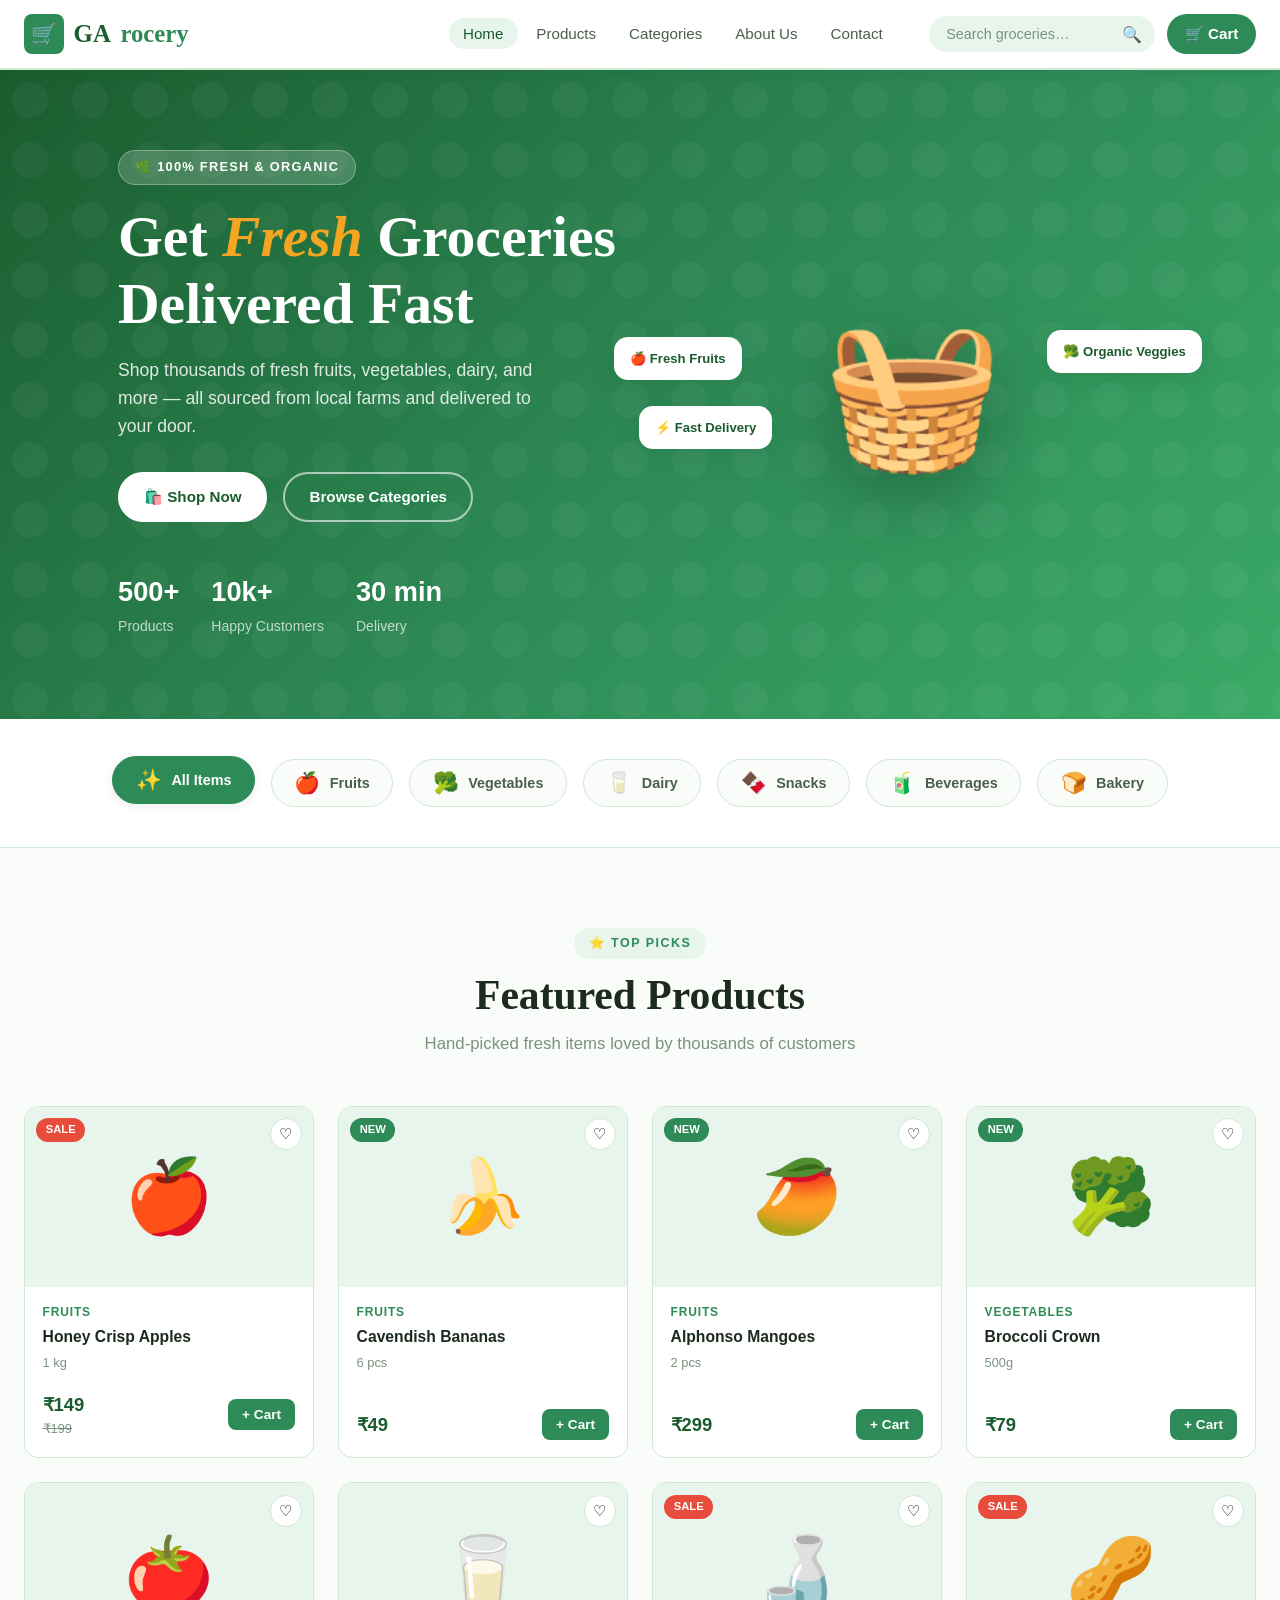
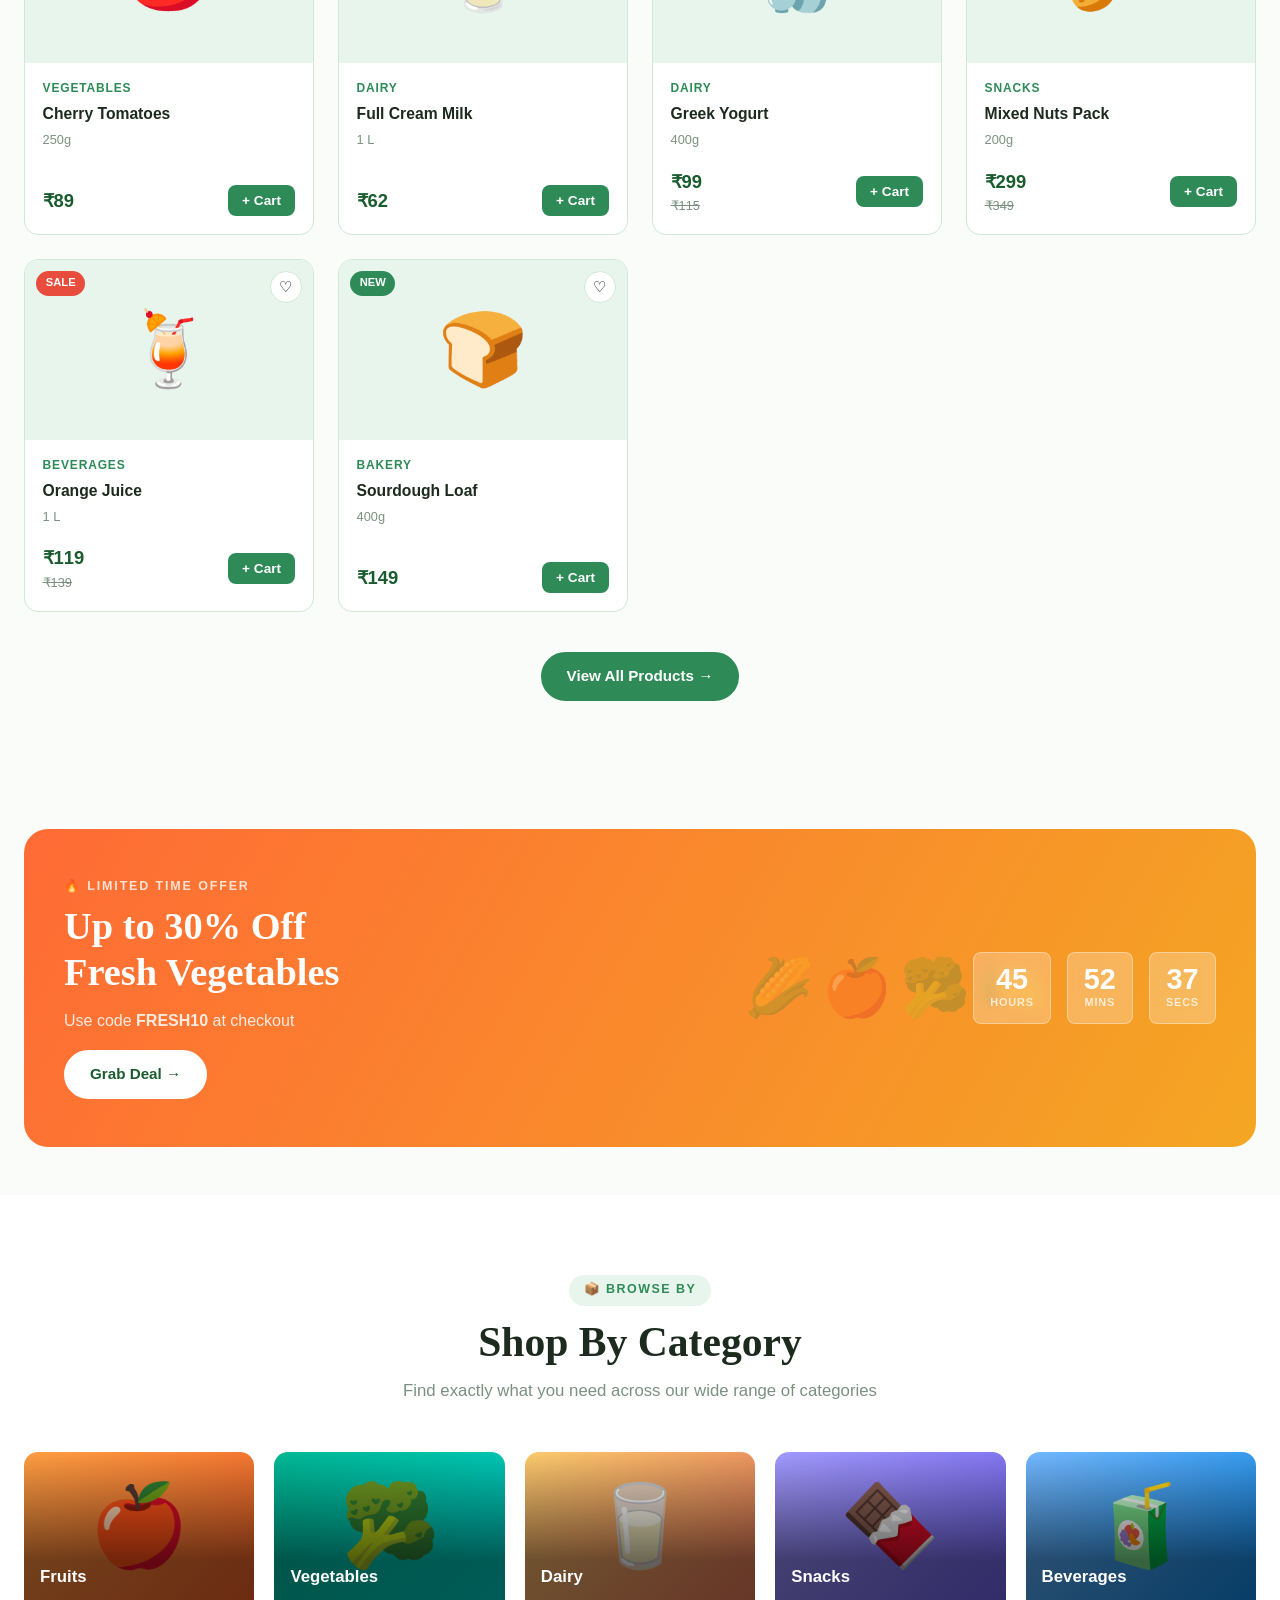
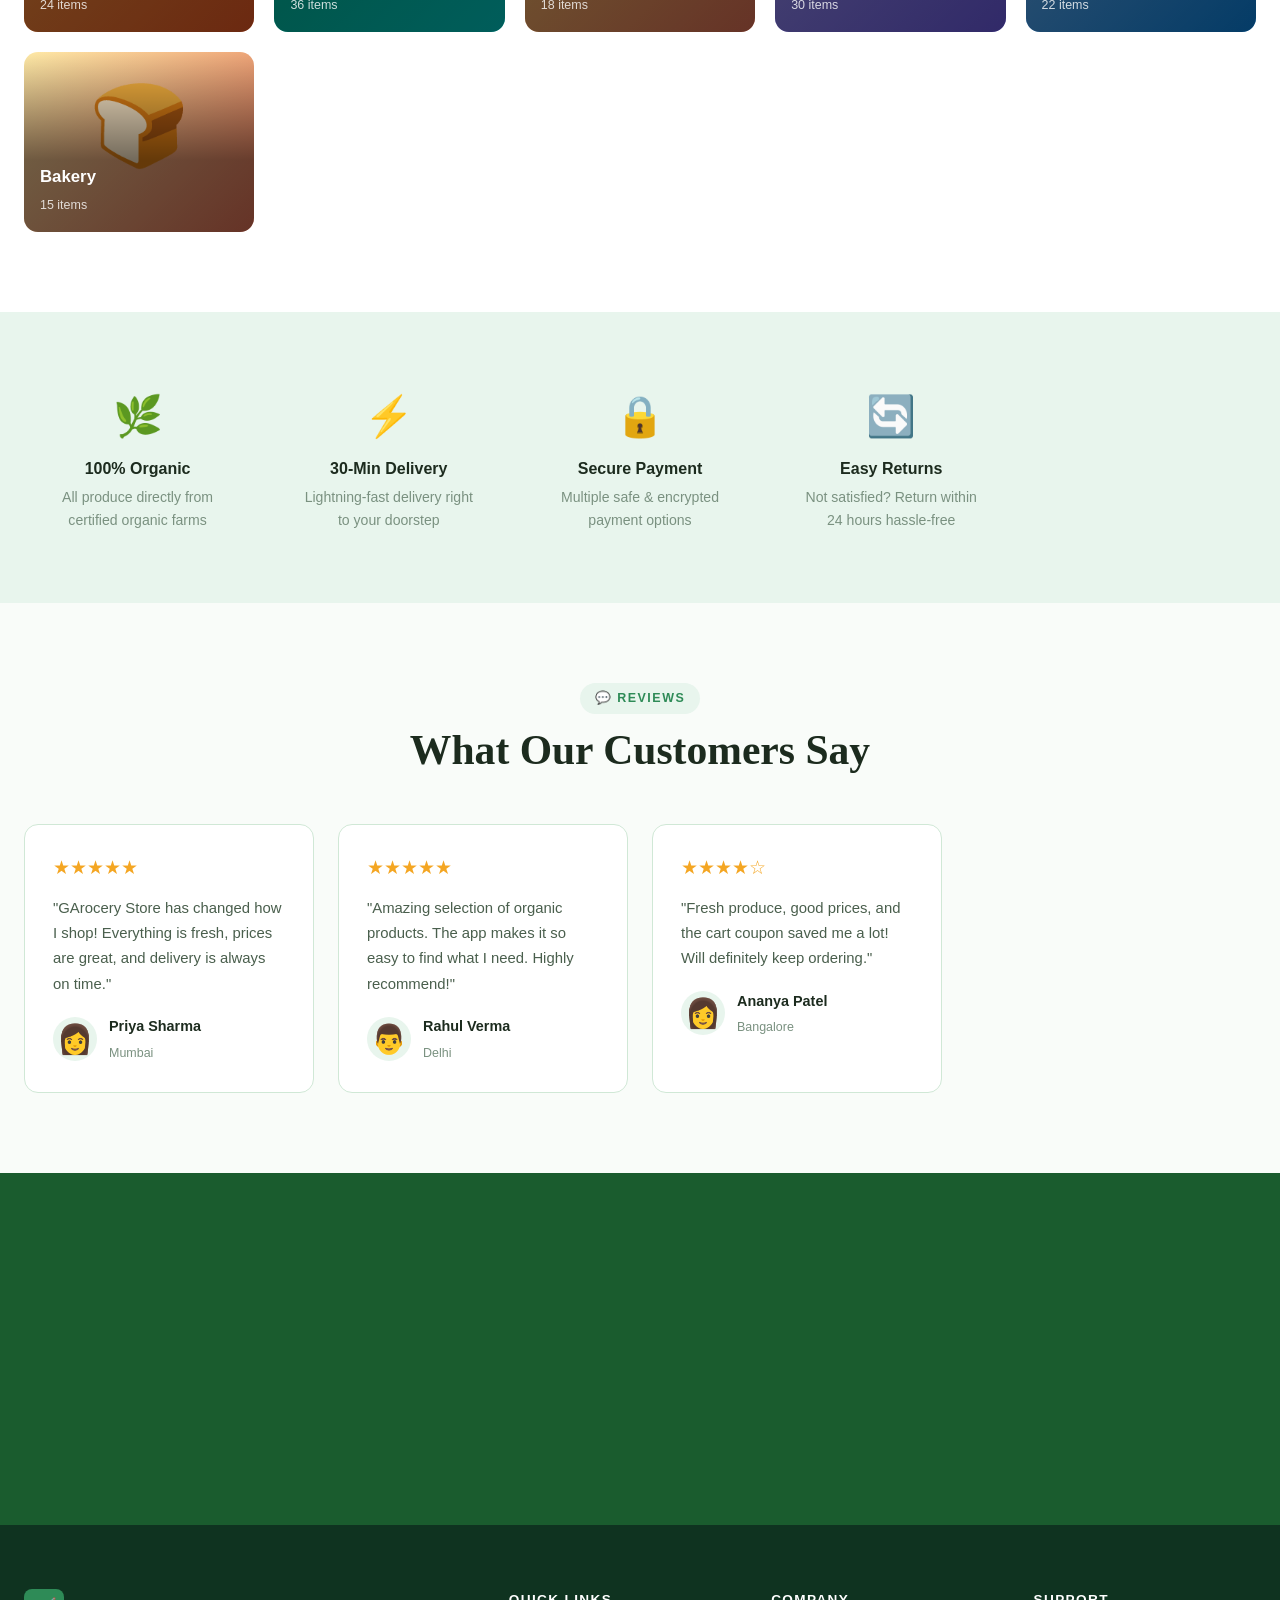
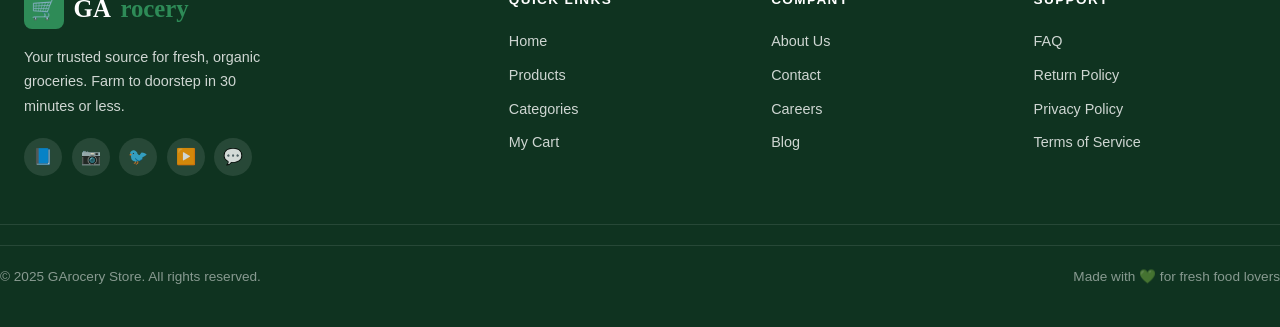
<file: index.html>
<!DOCTYPE html>
<html lang="en">
<head>
  <meta charset="UTF-8" />
  <meta name="viewport" content="width=device-width, initial-scale=1.0" />
  <title>GArocery Store — Fresh Groceries Delivered</title>
  <link rel="stylesheet" href="style.css" />
</head>
<body>

<!-- ===== Loading Screen ===== -->
<div id="loading-screen">
  <div class="loader-logo">GA<span>rocery</span> Store</div>
  <div class="loader-bar"><div class="loader-bar-fill"></div></div>
</div>

<!-- ===== NAVBAR ===== -->
<nav class="navbar">
  <div class="nav-container">
    <!-- Logo -->
    <a href="index.html" class="nav-logo">
      <div class="logo-icon">🛒</div>
      GA<span>rocery</span>
    </a>

    <!-- Desktop Nav Links -->
    <ul class="nav-links">
      <li><a href="index.html" class="active">Home</a></li>
      <li><a href="products.html">Products</a></li>
      <li><a href="categories.html">Categories</a></li>
      <li><a href="about.html">About Us</a></li>
      <li><a href="contact.html">Contact</a></li>
    </ul>

    <!-- Actions -->
    <div class="nav-actions">
      <div class="nav-search-wrap">
        <input type="text" placeholder="Search groceries…" id="nav-search" />
        <button onclick="navSearch()">🔍</button>
      </div>
      <a href="cart.html" class="cart-btn">
        🛒 Cart
        <span class="cart-count">0</span>
      </a>
      <button class="hamburger" aria-label="Menu">
        <span></span><span></span><span></span>
      </button>
    </div>
  </div>
  <!-- Mobile Menu -->
  <div class="mobile-nav">
    <a href="index.html">🏠 Home</a>
    <a href="products.html">🛍️ Products</a>
    <a href="categories.html">📦 Categories</a>
    <a href="about.html">ℹ️ About Us</a>
    <a href="contact.html">📩 Contact</a>
  </div>
</nav>

<!-- ===== HERO SECTION ===== -->
<section class="hero">
  <div class="hero-content container">
    <div class="hero-text">
      <div class="hero-tag">🌿 100% Fresh & Organic</div>
      <h1>Get <span class="highlight">Fresh</span> Groceries<br>Delivered Fast</h1>
      <p>Shop thousands of fresh fruits, vegetables, dairy, and more — all sourced from local farms and delivered to your door.</p>
      <div class="hero-actions">
        <a href="products.html" class="btn btn-white">🛍️ Shop Now</a>
        <a href="categories.html" class="btn btn-outline" style="border-color:rgba(255,255,255,.6);color:#fff">Browse Categories</a>
      </div>
      <div class="hero-stats">
        <div class="hero-stat"><strong>500+</strong><span>Products</span></div>
        <div class="hero-stat"><strong>10k+</strong><span>Happy Customers</span></div>
        <div class="hero-stat"><strong>30 min</strong><span>Delivery</span></div>
      </div>
    </div>
    <div class="hero-visual">
      <div class="hero-basket">🧺</div>
      <div class="hero-bubble top-left">🍎 Fresh Fruits</div>
      <div class="hero-bubble top-right">🥦 Organic Veggies</div>
      <div class="hero-bubble bot-left">⚡ Fast Delivery</div>
    </div>
  </div>
</section>

<!-- ===== CATEGORY STRIP ===== -->
<div class="categories-strip">
  <div class="container">
    <div class="cat-strip-grid">
      <button class="cat-chip active" data-cat="all"><span class="icon">✨</span>All Items</button>
      <button class="cat-chip" data-cat="Fruits"><span class="icon">🍎</span>Fruits</button>
      <button class="cat-chip" data-cat="Vegetables"><span class="icon">🥦</span>Vegetables</button>
      <button class="cat-chip" data-cat="Dairy"><span class="icon">🥛</span>Dairy</button>
      <button class="cat-chip" data-cat="Snacks"><span class="icon">🍫</span>Snacks</button>
      <button class="cat-chip" data-cat="Beverages"><span class="icon">🧃</span>Beverages</button>
      <button class="cat-chip" data-cat="Bakery"><span class="icon">🍞</span>Bakery</button>
    </div>
  </div>
</div>

<!-- ===== FEATURED PRODUCTS ===== -->
<section class="section">
  <div class="container">
    <div class="section-header reveal">
      <div class="tag">⭐ Top Picks</div>
      <h2>Featured Products</h2>
      <p>Hand-picked fresh items loved by thousands of customers</p>
    </div>
    <div class="products-grid" id="featured-grid">
      <!-- JS renders product cards here -->
    </div>
    <div style="text-align:center;margin-top:2.5rem">
      <a href="products.html" class="btn btn-primary">View All Products →</a>
    </div>
  </div>
</section>

<!-- ===== OFFER BANNER ===== -->
<section class="section-sm">
  <div class="container">
    <div class="offer-banner reveal">
      <div class="offer-banner-text">
        <div class="offer-tag">🔥 Limited Time Offer</div>
        <h3>Up to 30% Off<br>Fresh Vegetables</h3>
        <p>Use code <strong>FRESH10</strong> at checkout</p>
        <a href="products.html" class="btn btn-white" style="margin-top:1rem">Grab Deal →</a>
      </div>
      <div class="offer-countdown">
        <div class="countdown-block"><div class="num" id="cd-hours">00</div><div class="lbl">Hours</div></div>
        <div class="countdown-block"><div class="num" id="cd-mins">00</div><div class="lbl">Mins</div></div>
        <div class="countdown-block"><div class="num" id="cd-secs">00</div><div class="lbl">Secs</div></div>
      </div>
    </div>
  </div>
</section>

<!-- ===== CATEGORIES ===== -->
<section class="section" style="background:var(--white)">
  <div class="container">
    <div class="section-header reveal">
      <div class="tag">📦 Browse By</div>
      <h2>Shop By Category</h2>
      <p>Find exactly what you need across our wide range of categories</p>
    </div>
    <div class="cat-grid">
      <a href="categories.html#fruits" class="cat-card fruits reveal">
        <div class="cat-card-bg">🍎</div>
        <div class="cat-card-overlay"></div>
        <div class="cat-card-info"><h4>Fruits</h4><span>24 items</span></div>
      </a>
      <a href="categories.html#veggies" class="cat-card veggies reveal">
        <div class="cat-card-bg">🥦</div>
        <div class="cat-card-overlay"></div>
        <div class="cat-card-info"><h4>Vegetables</h4><span>36 items</span></div>
      </a>
      <a href="categories.html#dairy" class="cat-card dairy reveal">
        <div class="cat-card-bg">🥛</div>
        <div class="cat-card-overlay"></div>
        <div class="cat-card-info"><h4>Dairy</h4><span>18 items</span></div>
      </a>
      <a href="categories.html#snacks" class="cat-card snacks reveal">
        <div class="cat-card-bg">🍫</div>
        <div class="cat-card-overlay"></div>
        <div class="cat-card-info"><h4>Snacks</h4><span>30 items</span></div>
      </a>
      <a href="categories.html#beverages" class="cat-card beverages reveal">
        <div class="cat-card-bg">🧃</div>
        <div class="cat-card-overlay"></div>
        <div class="cat-card-info"><h4>Beverages</h4><span>22 items</span></div>
      </a>
      <a href="categories.html#bakery" class="cat-card bakery reveal">
        <div class="cat-card-bg">🍞</div>
        <div class="cat-card-overlay"></div>
        <div class="cat-card-info"><h4>Bakery</h4><span>15 items</span></div>
      </a>
    </div>
  </div>
</section>

<!-- ===== WHY US STRIP ===== -->
<section class="section-sm" style="background:var(--green-pale)">
  <div class="container">
    <div style="display:grid;grid-template-columns:repeat(auto-fill,minmax(200px,1fr));gap:1.5rem">
      <div class="reveal" style="text-align:center;padding:1.5rem">
        <div style="font-size:2.5rem;margin-bottom:.5rem">🌿</div>
        <h4 style="font-weight:700;margin-bottom:.25rem">100% Organic</h4>
        <p style="font-size:.88rem;color:var(--text-light)">All produce directly from certified organic farms</p>
      </div>
      <div class="reveal" style="text-align:center;padding:1.5rem">
        <div style="font-size:2.5rem;margin-bottom:.5rem">⚡</div>
        <h4 style="font-weight:700;margin-bottom:.25rem">30-Min Delivery</h4>
        <p style="font-size:.88rem;color:var(--text-light)">Lightning-fast delivery right to your doorstep</p>
      </div>
      <div class="reveal" style="text-align:center;padding:1.5rem">
        <div style="font-size:2.5rem;margin-bottom:.5rem">🔒</div>
        <h4 style="font-weight:700;margin-bottom:.25rem">Secure Payment</h4>
        <p style="font-size:.88rem;color:var(--text-light)">Multiple safe & encrypted payment options</p>
      </div>
      <div class="reveal" style="text-align:center;padding:1.5rem">
        <div style="font-size:2.5rem;margin-bottom:.5rem">🔄</div>
        <h4 style="font-weight:700;margin-bottom:.25rem">Easy Returns</h4>
        <p style="font-size:.88rem;color:var(--text-light)">Not satisfied? Return within 24 hours hassle-free</p>
      </div>
    </div>
  </div>
</section>

<!-- ===== TESTIMONIALS ===== -->
<section class="section">
  <div class="container">
    <div class="section-header reveal">
      <div class="tag">💬 Reviews</div>
      <h2>What Our Customers Say</h2>
    </div>
    <div style="display:grid;grid-template-columns:repeat(auto-fill,minmax(280px,1fr));gap:1.5rem">
      <div class="reveal" style="background:var(--white);border:1.5px solid var(--border);border-radius:var(--radius-md);padding:1.75rem">
        <div style="font-size:1.2rem;color:var(--accent-gold);margin-bottom:.75rem">★★★★★</div>
        <p style="font-size:.93rem;color:var(--text-mid);line-height:1.7;margin-bottom:1rem">"GArocery Store has changed how I shop! Everything is fresh, prices are great, and delivery is always on time."</p>
        <div style="display:flex;align-items:center;gap:.75rem">
          <div style="font-size:1.8rem;background:var(--green-pale);width:44px;height:44px;border-radius:50%;display:flex;align-items:center;justify-content:center">👩</div>
          <div><strong style="font-size:.9rem">Priya Sharma</strong><br><span style="font-size:.78rem;color:var(--text-light)">Mumbai</span></div>
        </div>
      </div>
      <div class="reveal" style="background:var(--white);border:1.5px solid var(--border);border-radius:var(--radius-md);padding:1.75rem">
        <div style="font-size:1.2rem;color:var(--accent-gold);margin-bottom:.75rem">★★★★★</div>
        <p style="font-size:.93rem;color:var(--text-mid);line-height:1.7;margin-bottom:1rem">"Amazing selection of organic products. The app makes it so easy to find what I need. Highly recommend!"</p>
        <div style="display:flex;align-items:center;gap:.75rem">
          <div style="font-size:1.8rem;background:var(--green-pale);width:44px;height:44px;border-radius:50%;display:flex;align-items:center;justify-content:center">👨</div>
          <div><strong style="font-size:.9rem">Rahul Verma</strong><br><span style="font-size:.78rem;color:var(--text-light)">Delhi</span></div>
        </div>
      </div>
      <div class="reveal" style="background:var(--white);border:1.5px solid var(--border);border-radius:var(--radius-md);padding:1.75rem">
        <div style="font-size:1.2rem;color:var(--accent-gold);margin-bottom:.75rem">★★★★☆</div>
        <p style="font-size:.93rem;color:var(--text-mid);line-height:1.7;margin-bottom:1rem">"Fresh produce, good prices, and the cart coupon saved me a lot! Will definitely keep ordering."</p>
        <div style="display:flex;align-items:center;gap:.75rem">
          <div style="font-size:1.8rem;background:var(--green-pale);width:44px;height:44px;border-radius:50%;display:flex;align-items:center;justify-content:center">👩</div>
          <div><strong style="font-size:.9rem">Ananya Patel</strong><br><span style="font-size:.78rem;color:var(--text-light)">Bangalore</span></div>
        </div>
      </div>
    </div>
  </div>
</section>

<!-- ===== NEWSLETTER ===== -->
<section class="newsletter">
  <div class="container">
    <div class="reveal">
      <p style="font-size:.8rem;font-weight:700;letter-spacing:.15em;text-transform:uppercase;color:var(--green-light);margin-bottom:.4rem">📬 Stay Updated</p>
      <h2>Subscribe & Save 10%</h2>
      <p>Join 10,000+ subscribers and get exclusive offers, fresh arrivals & recipes.</p>
      <form class="newsletter-form" id="newsletter-form">
        <input type="email" placeholder="Enter your email address…" required />
        <button type="submit">Subscribe</button>
      </form>
      <div id="newsletter-msg"></div>
    </div>
  </div>
</section>

<!-- ===== FOOTER ===== -->
<footer>
  <div class="container">
    <div class="footer-grid">
      <div class="footer-brand">
        <a href="index.html" class="nav-logo">
          <div class="logo-icon">🛒</div>
          GA<span>rocery</span>
        </a>
        <p>Your trusted source for fresh, organic groceries. Farm to doorstep in 30 minutes or less.</p>
        <div class="social-links">
          <a href="#" title="Facebook">📘</a>
          <a href="#" title="Instagram">📷</a>
          <a href="#" title="Twitter">🐦</a>
          <a href="#" title="YouTube">▶️</a>
          <a href="#" title="WhatsApp">💬</a>
        </div>
      </div>
      <div class="footer-col">
        <h5>Quick Links</h5>
        <ul>
          <li><a href="index.html">Home</a></li>
          <li><a href="products.html">Products</a></li>
          <li><a href="categories.html">Categories</a></li>
          <li><a href="cart.html">My Cart</a></li>
        </ul>
      </div>
      <div class="footer-col">
        <h5>Company</h5>
        <ul>
          <li><a href="about.html">About Us</a></li>
          <li><a href="contact.html">Contact</a></li>
          <li><a href="#">Careers</a></li>
          <li><a href="#">Blog</a></li>
        </ul>
      </div>
      <div class="footer-col">
        <h5>Support</h5>
        <ul>
          <li><a href="#">FAQ</a></li>
          <li><a href="#">Return Policy</a></li>
          <li><a href="#">Privacy Policy</a></li>
          <li><a href="#">Terms of Service</a></li>
        </ul>
      </div>
    </div>
  </div>
  <div style="border-top:1px solid rgba(255,255,255,.1);padding:1.25rem 0">
    <div class="container footer-bottom">
      <span>© 2025 GArocery Store. All rights reserved.</span>
      <span>Made with 💚 for fresh food lovers</span>
    </div>
  </div>
</footer>

<script src="script.js"></script>
<script>
  // Nav search redirect
  function navSearch() {
    const q = document.getElementById('nav-search').value.trim();
    if (q) window.location.href = `products.html?q=${encodeURIComponent(q)}`;
  }
  document.getElementById('nav-search').addEventListener('keydown', e => {
    if (e.key === 'Enter') navSearch();
  });
</script>
</body>
</html>
</file>
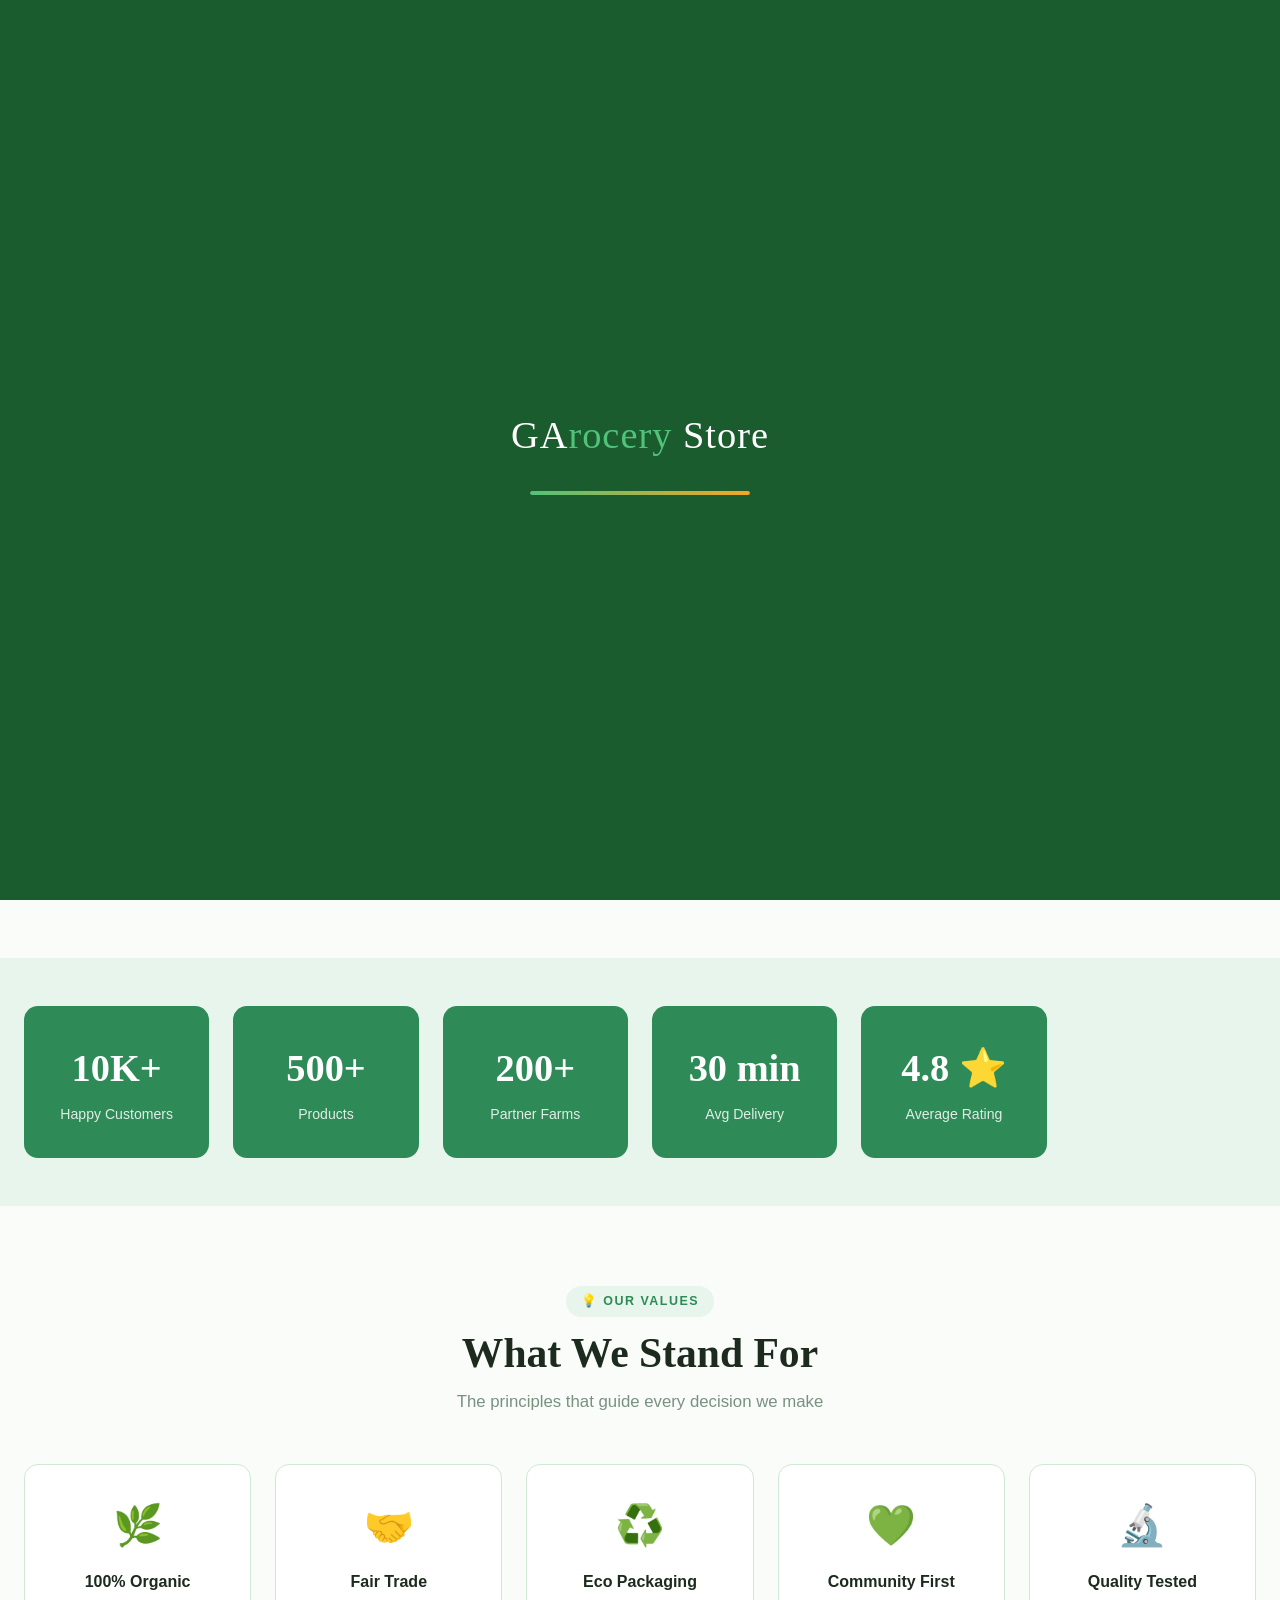
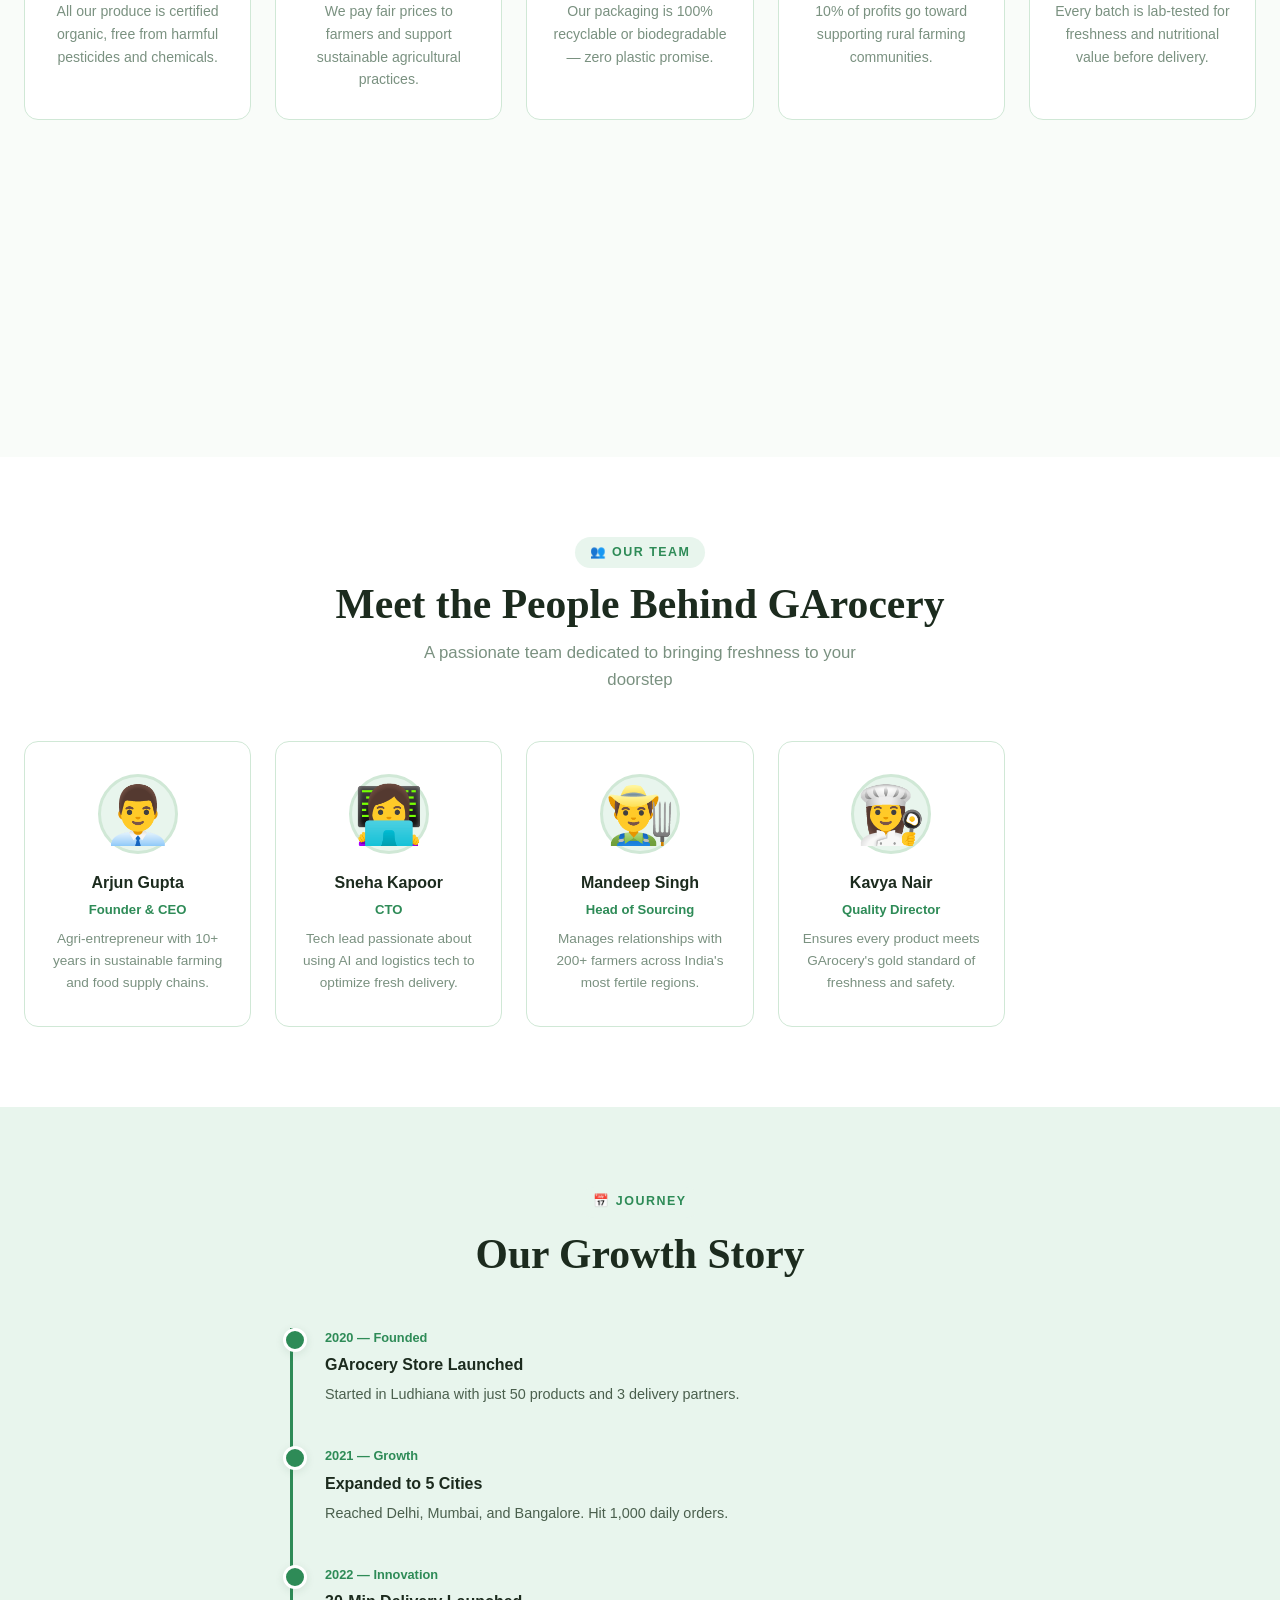
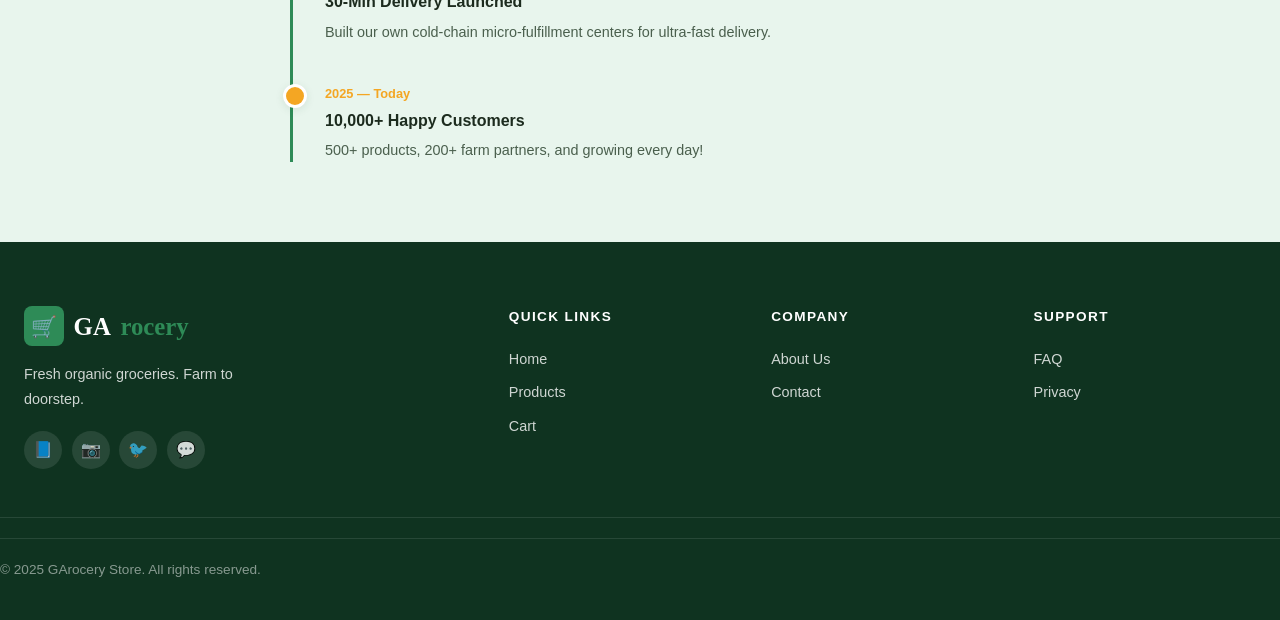
<file: about.html>
<!DOCTYPE html>
<html lang="en">
<head>
  <meta charset="UTF-8" />
  <meta name="viewport" content="width=device-width, initial-scale=1.0" />
  <title>About Us — GArocery Store</title>
  <link rel="stylesheet" href="style.css" />
</head>
<body>

<div id="loading-screen">
  <div class="loader-logo">GA<span>rocery</span> Store</div>
  <div class="loader-bar"><div class="loader-bar-fill"></div></div>
</div>

<!-- NAVBAR -->
<nav class="navbar">
  <div class="nav-container">
    <a href="index.html" class="nav-logo"><div class="logo-icon">🛒</div>GA<span>rocery</span></a>
    <ul class="nav-links">
      <li><a href="index.html">Home</a></li>
      <li><a href="products.html">Products</a></li>
      <li><a href="categories.html">Categories</a></li>
      <li><a href="about.html" class="active">About Us</a></li>
      <li><a href="contact.html">Contact</a></li>
    </ul>
    <div class="nav-actions">
      <div class="nav-search-wrap">
        <input type="text" placeholder="Search…" />
        <button>🔍</button>
      </div>
      <a href="cart.html" class="cart-btn">🛒 Cart <span class="cart-count">0</span></a>
      <button class="hamburger"><span></span><span></span><span></span></button>
    </div>
  </div>
  <div class="mobile-nav">
    <a href="index.html">🏠 Home</a>
    <a href="products.html">🛍️ Products</a>
    <a href="categories.html">📦 Categories</a>
    <a href="about.html">ℹ️ About Us</a>
    <a href="contact.html">📩 Contact</a>
  </div>
</nav>

<!-- PAGE HERO -->
<div class="page-hero">
  <div class="container">
    <div class="breadcrumb"><a href="index.html">Home</a> › <span>About Us</span></div>
    <h1>ℹ️ About GArocery Store</h1>
    <p>Our story, our mission, our team</p>
  </div>
</div>

<!-- OUR STORY -->
<section class="section">
  <div class="container">
    <div class="about-intro-grid">
      <div>
        <div class="section-header" style="text-align:left">
          <div class="tag">📖 Our Story</div>
          <h2>From Farm to Your Table</h2>
        </div>
        <p class="lead">GArocery Store was founded in 2020 with a simple mission: make fresh, organic groceries accessible to every household in India. We believe everyone deserves to eat healthy without breaking the bank.</p>
        <p style="color:var(--text-mid);line-height:1.8;margin-bottom:1rem">We partner directly with over 200 local farms across Punjab, Maharashtra, and Karnataka to source the freshest produce — cutting out the middleman and passing the savings on to you.</p>
        <p style="color:var(--text-mid);line-height:1.8;margin-bottom:2rem">Today, we serve over 10,000 happy customers across major cities, delivering fresh groceries in 30 minutes or less. Our commitment to quality, sustainability, and customer happiness drives everything we do.</p>
        <div style="display:flex;gap:1rem;flex-wrap:wrap">
          <a href="products.html" class="btn btn-primary">🛍️ Shop Now</a>
          <a href="contact.html" class="btn btn-outline">💬 Get in Touch</a>
        </div>
      </div>
      <div class="about-intro-visual reveal">🌾🥦🍎🥕</div>
    </div>
  </div>
</section>

<!-- STATS -->
<section class="section-sm" style="background:var(--green-pale)">
  <div class="container">
    <div class="stats-row">
      <div class="stat-block reveal">
        <div class="num">10K+</div>
        <div class="lbl">Happy Customers</div>
      </div>
      <div class="stat-block reveal" style="animation-delay:.1s">
        <div class="num">500+</div>
        <div class="lbl">Products</div>
      </div>
      <div class="stat-block reveal" style="animation-delay:.2s">
        <div class="num">200+</div>
        <div class="lbl">Partner Farms</div>
      </div>
      <div class="stat-block reveal" style="animation-delay:.3s">
        <div class="num">30 min</div>
        <div class="lbl">Avg Delivery</div>
      </div>
      <div class="stat-block reveal" style="animation-delay:.4s">
        <div class="num">4.8 ⭐</div>
        <div class="lbl">Average Rating</div>
      </div>
    </div>
  </div>
</section>

<!-- OUR VALUES -->
<section class="section">
  <div class="container">
    <div class="section-header reveal">
      <div class="tag">💡 Our Values</div>
      <h2>What We Stand For</h2>
      <p>The principles that guide every decision we make</p>
    </div>
    <div class="values-grid">
      <div class="value-card reveal">
        <div class="icon">🌿</div>
        <h4>100% Organic</h4>
        <p>All our produce is certified organic, free from harmful pesticides and chemicals.</p>
      </div>
      <div class="value-card reveal">
        <div class="icon">🤝</div>
        <h4>Fair Trade</h4>
        <p>We pay fair prices to farmers and support sustainable agricultural practices.</p>
      </div>
      <div class="value-card reveal">
        <div class="icon">♻️</div>
        <h4>Eco Packaging</h4>
        <p>Our packaging is 100% recyclable or biodegradable — zero plastic promise.</p>
      </div>
      <div class="value-card reveal">
        <div class="icon">💚</div>
        <h4>Community First</h4>
        <p>10% of profits go toward supporting rural farming communities.</p>
      </div>
      <div class="value-card reveal">
        <div class="icon">🔬</div>
        <h4>Quality Tested</h4>
        <p>Every batch is lab-tested for freshness and nutritional value before delivery.</p>
      </div>
      <div class="value-card reveal">
        <div class="icon">⚡</div>
        <h4>Fast Delivery</h4>
        <p>Our cold chain logistics ensure groceries arrive fresh within 30 minutes.</p>
      </div>
    </div>
  </div>
</section>

<!-- TEAM -->
<section class="section" style="background:var(--white)">
  <div class="container">
    <div class="section-header reveal">
      <div class="tag">👥 Our Team</div>
      <h2>Meet the People Behind GArocery</h2>
      <p>A passionate team dedicated to bringing freshness to your doorstep</p>
    </div>
    <div class="team-grid">
      <div class="team-card reveal">
        <div class="team-avatar">👨‍💼</div>
        <h4>Arjun Gupta</h4>
        <div class="role">Founder & CEO</div>
        <p>Agri-entrepreneur with 10+ years in sustainable farming and food supply chains.</p>
      </div>
      <div class="team-card reveal">
        <div class="team-avatar">👩‍💻</div>
        <h4>Sneha Kapoor</h4>
        <div class="role">CTO</div>
        <p>Tech lead passionate about using AI and logistics tech to optimize fresh delivery.</p>
      </div>
      <div class="team-card reveal">
        <div class="team-avatar">👨‍🌾</div>
        <h4>Mandeep Singh</h4>
        <div class="role">Head of Sourcing</div>
        <p>Manages relationships with 200+ farmers across India's most fertile regions.</p>
      </div>
      <div class="team-card reveal">
        <div class="team-avatar">👩‍🍳</div>
        <h4>Kavya Nair</h4>
        <div class="role">Quality Director</div>
        <p>Ensures every product meets GArocery's gold standard of freshness and safety.</p>
      </div>
    </div>
  </div>
</section>

<!-- TIMELINE -->
<section class="section" style="background:var(--green-pale)">
  <div class="container">
    <div class="section-header reveal">
      <div class="tag">📅 Journey</div>
      <h2>Our Growth Story</h2>
    </div>
    <div style="max-width:700px;margin:0 auto">
      <div style="position:relative;padding-left:2rem;border-left:3px solid var(--green-main)">

        <div class="reveal" style="margin-bottom:2.5rem;position:relative">
          <div style="position:absolute;left:-2.65rem;top:0;width:24px;height:24px;background:var(--green-main);border-radius:50%;border:3px solid var(--white);box-shadow:var(--shadow-sm)"></div>
          <div style="font-size:.8rem;font-weight:700;color:var(--green-main);margin-bottom:.25rem">2020 — Founded</div>
          <h4 style="margin-bottom:.35rem">GArocery Store Launched</h4>
          <p style="font-size:.9rem;color:var(--text-mid)">Started in Ludhiana with just 50 products and 3 delivery partners.</p>
        </div>

        <div class="reveal" style="margin-bottom:2.5rem;position:relative">
          <div style="position:absolute;left:-2.65rem;top:0;width:24px;height:24px;background:var(--green-main);border-radius:50%;border:3px solid var(--white);box-shadow:var(--shadow-sm)"></div>
          <div style="font-size:.8rem;font-weight:700;color:var(--green-main);margin-bottom:.25rem">2021 — Growth</div>
          <h4 style="margin-bottom:.35rem">Expanded to 5 Cities</h4>
          <p style="font-size:.9rem;color:var(--text-mid)">Reached Delhi, Mumbai, and Bangalore. Hit 1,000 daily orders.</p>
        </div>

        <div class="reveal" style="margin-bottom:2.5rem;position:relative">
          <div style="position:absolute;left:-2.65rem;top:0;width:24px;height:24px;background:var(--green-main);border-radius:50%;border:3px solid var(--white);box-shadow:var(--shadow-sm)"></div>
          <div style="font-size:.8rem;font-weight:700;color:var(--green-main);margin-bottom:.25rem">2022 — Innovation</div>
          <h4 style="margin-bottom:.35rem">30-Min Delivery Launched</h4>
          <p style="font-size:.9rem;color:var(--text-mid)">Built our own cold-chain micro-fulfillment centers for ultra-fast delivery.</p>
        </div>

        <div class="reveal" style="position:relative">
          <div style="position:absolute;left:-2.65rem;top:0;width:24px;height:24px;background:var(--accent-gold);border-radius:50%;border:3px solid var(--white);box-shadow:var(--shadow-sm)"></div>
          <div style="font-size:.8rem;font-weight:700;color:var(--accent-gold);margin-bottom:.25rem">2025 — Today</div>
          <h4 style="margin-bottom:.35rem">10,000+ Happy Customers</h4>
          <p style="font-size:.9rem;color:var(--text-mid)">500+ products, 200+ farm partners, and growing every day!</p>
        </div>

      </div>
    </div>
  </div>
</section>

<!-- FOOTER -->
<footer>
  <div class="container">
    <div class="footer-grid">
      <div class="footer-brand">
        <a href="index.html" class="nav-logo"><div class="logo-icon">🛒</div>GA<span>rocery</span></a>
        <p>Fresh organic groceries. Farm to doorstep.</p>
        <div class="social-links"><a href="#">📘</a><a href="#">📷</a><a href="#">🐦</a><a href="#">💬</a></div>
      </div>
      <div class="footer-col"><h5>Quick Links</h5><ul><li><a href="index.html">Home</a></li><li><a href="products.html">Products</a></li><li><a href="cart.html">Cart</a></li></ul></div>
      <div class="footer-col"><h5>Company</h5><ul><li><a href="about.html">About Us</a></li><li><a href="contact.html">Contact</a></li></ul></div>
      <div class="footer-col"><h5>Support</h5><ul><li><a href="#">FAQ</a></li><li><a href="#">Privacy</a></li></ul></div>
    </div>
  </div>
  <div style="border-top:1px solid rgba(255,255,255,.1);padding:1.25rem 0">
    <div class="container footer-bottom"><span>© 2025 GArocery Store. All rights reserved.</span></div>
  </div>
</footer>

<script src="script.js"></script>
</body>
</html>
</file>
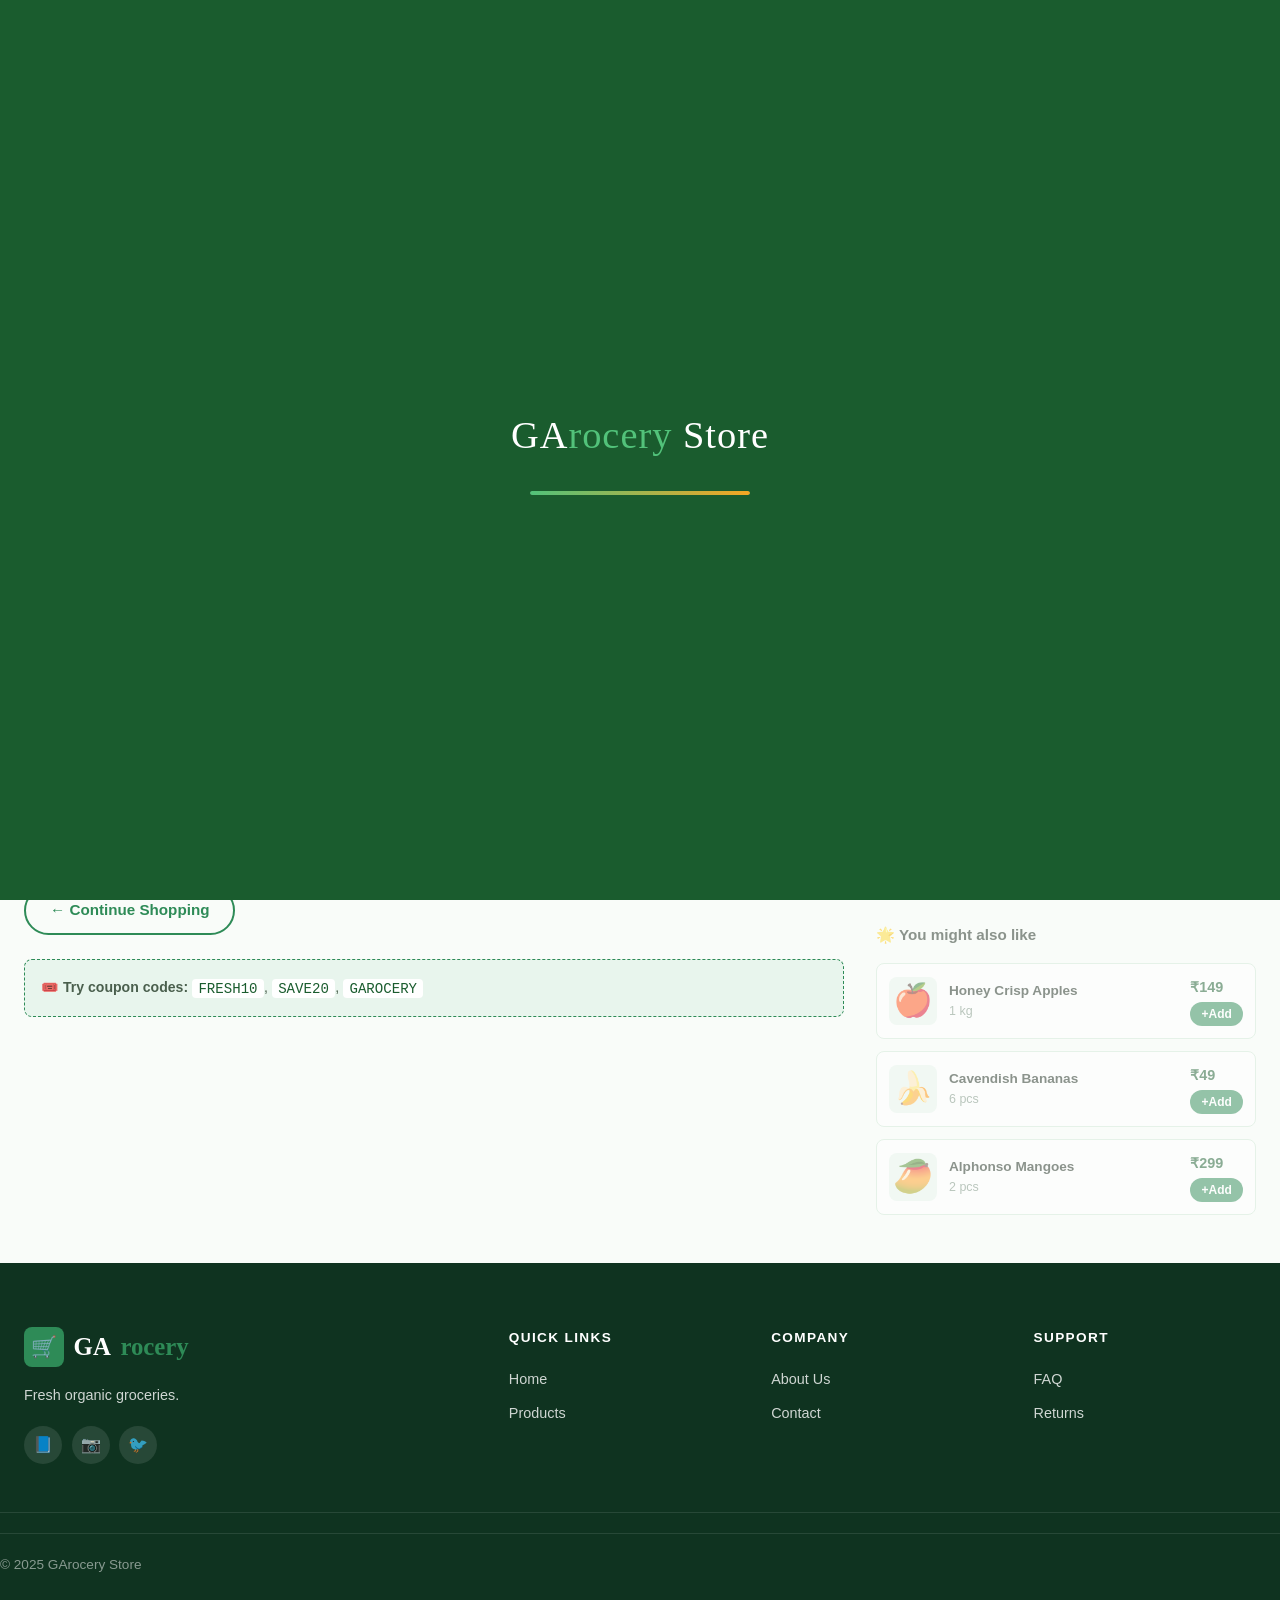
<file: cart.html>
<!DOCTYPE html>
<html lang="en">
<head>
  <meta charset="UTF-8" />
  <meta name="viewport" content="width=device-width, initial-scale=1.0" />
  <title>My Cart — GArocery Store</title>
  <link rel="stylesheet" href="style.css" />
</head>
<body>

<div id="loading-screen">
  <div class="loader-logo">GA<span>rocery</span> Store</div>
  <div class="loader-bar"><div class="loader-bar-fill"></div></div>
</div>

<!-- NAVBAR -->
<nav class="navbar">
  <div class="nav-container">
    <a href="index.html" class="nav-logo"><div class="logo-icon">🛒</div>GA<span>rocery</span></a>
    <ul class="nav-links">
      <li><a href="index.html">Home</a></li>
      <li><a href="products.html">Products</a></li>
      <li><a href="categories.html">Categories</a></li>
      <li><a href="about.html">About Us</a></li>
      <li><a href="contact.html">Contact</a></li>
    </ul>
    <div class="nav-actions">
      <div class="nav-search-wrap">
        <input type="text" placeholder="Search…" />
        <button>🔍</button>
      </div>
      <a href="cart.html" class="cart-btn">🛒 Cart <span class="cart-count">0</span></a>
      <button class="hamburger"><span></span><span></span><span></span></button>
    </div>
  </div>
  <div class="mobile-nav">
    <a href="index.html">🏠 Home</a>
    <a href="products.html">🛍️ Products</a>
    <a href="categories.html">📦 Categories</a>
    <a href="about.html">ℹ️ About Us</a>
    <a href="contact.html">📩 Contact</a>
  </div>
</nav>

<!-- PAGE HERO -->
<div class="page-hero">
  <div class="container">
    <div class="breadcrumb"><a href="index.html">Home</a> › <span>My Cart</span></div>
    <h1>🛒 My Cart</h1>
    <p>Review your items before checkout</p>
  </div>
</div>

<!-- CART LAYOUT -->
<div class="container">
  <div class="cart-layout">

    <!-- Cart Items -->
    <div class="cart-items-wrap">
      <h2 class="cart-title">🛍️ Cart Items <span id="summary-items" style="font-size:.9rem;font-weight:400;color:var(--text-light)"></span></h2>

      <!-- Empty state -->
      <div id="cart-empty" style="display:none" class="cart-empty">
        <div class="emoji">🛒</div>
        <h3>Your cart is empty!</h3>
        <p style="margin-bottom:1.5rem">Looks like you haven't added anything yet.</p>
        <a href="products.html" class="btn btn-primary">🛍️ Start Shopping</a>
      </div>

      <!-- Cart items will be injected by JS -->
      <div id="cart-items-container"></div>

      <!-- Continue Shopping -->
      <div style="margin-top:1.5rem">
        <a href="products.html" class="btn btn-outline">← Continue Shopping</a>
      </div>

      <!-- Coupon codes hint -->
      <div style="margin-top:1.5rem;background:var(--green-pale);border:1.5px dashed var(--green-main);border-radius:var(--radius-sm);padding:1rem;font-size:.88rem;color:var(--text-mid)">
        🎟️ <strong>Try coupon codes:</strong> <code style="background:var(--white);padding:.1rem .4rem;border-radius:4px;color:var(--green-dark)">FRESH10</code>, 
        <code style="background:var(--white);padding:.1rem .4rem;border-radius:4px;color:var(--green-dark)">SAVE20</code>, 
        <code style="background:var(--white);padding:.1rem .4rem;border-radius:4px;color:var(--green-dark)">GAROCERY</code>
      </div>
    </div>

    <!-- Cart Summary -->
    <div id="cart-summary-wrap">
      <div class="cart-summary">
        <h3>📋 Order Summary</h3>

        <div class="summary-row">
          <span>Subtotal</span>
          <span id="summary-subtotal">₹0</span>
        </div>
        <div class="summary-row">
          <span>Delivery</span>
          <span id="summary-delivery">₹49</span>
        </div>
        <div class="summary-row">
          <span>Discount</span>
          <span id="summary-discount" class="discount">₹0</span>
        </div>
        <div class="summary-row total">
          <span>Total</span>
          <span id="summary-total">₹0</span>
        </div>

        <!-- Free delivery notice -->
        <div style="background:var(--green-pale);border-radius:var(--radius-sm);padding:.75rem;font-size:.82rem;color:var(--green-dark);margin:.75rem 0;text-align:center">
          🚚 Free delivery on orders above ₹499!
        </div>

        <!-- Coupon -->
        <div class="coupon-wrap">
          <input type="text" id="coupon-input" placeholder="Enter coupon code" />
          <button onclick="applyCoupon()">Apply</button>
        </div>
        <div id="coupon-msg"></div>

        <button class="checkout-btn" id="checkout-btn">
          ✅ Proceed to Checkout
        </button>

        <!-- Payment icons -->
        <div style="display:flex;gap:.4rem;justify-content:center;margin-top:1rem;font-size:1.4rem;opacity:.6">
          💳 🏦 📱 💵
        </div>
        <p style="text-align:center;font-size:.75rem;color:var(--text-light);margin-top:.4rem">Secure & encrypted payment</p>
      </div>

      <!-- Recommended -->
      <div style="margin-top:1.5rem">
        <h4 style="font-size:.95rem;font-weight:700;margin-bottom:1rem;color:var(--text-dark)">🌟 You might also like</h4>
        <div id="recommended-grid" style="display:flex;flex-direction:column;gap:.75rem"></div>
      </div>
    </div>

  </div>
</div>

<!-- FOOTER -->
<footer>
  <div class="container">
    <div class="footer-grid">
      <div class="footer-brand">
        <a href="index.html" class="nav-logo"><div class="logo-icon">🛒</div>GA<span>rocery</span></a>
        <p>Fresh organic groceries.</p>
        <div class="social-links"><a href="#">📘</a><a href="#">📷</a><a href="#">🐦</a></div>
      </div>
      <div class="footer-col"><h5>Quick Links</h5><ul><li><a href="index.html">Home</a></li><li><a href="products.html">Products</a></li></ul></div>
      <div class="footer-col"><h5>Company</h5><ul><li><a href="about.html">About Us</a></li><li><a href="contact.html">Contact</a></li></ul></div>
      <div class="footer-col"><h5>Support</h5><ul><li><a href="#">FAQ</a></li><li><a href="#">Returns</a></li></ul></div>
    </div>
  </div>
  <div style="border-top:1px solid rgba(255,255,255,.1);padding:1.25rem 0">
    <div class="container footer-bottom"><span>© 2025 GArocery Store</span></div>
  </div>
</footer>

<script src="script.js"></script>
<script>
  // Render mini recommended cards
  document.addEventListener('DOMContentLoaded', () => {
    const grid = document.getElementById('recommended-grid');
    if (!grid) return;
    const recs = products.filter(p => p.featured).slice(0, 3);
    grid.innerHTML = recs.map(p => `
      <div style="display:flex;align-items:center;gap:.75rem;background:var(--white);border:1.5px solid var(--border);border-radius:var(--radius-sm);padding:.75rem">
        <div style="font-size:2rem;background:var(--green-pale);width:48px;height:48px;border-radius:var(--radius-sm);display:flex;align-items:center;justify-content:center;flex-shrink:0">${p.emoji}</div>
        <div style="flex:1;min-width:0">
          <div style="font-weight:600;font-size:.85rem;color:var(--text-dark)">${p.name}</div>
          <div style="font-size:.78rem;color:var(--text-light)">${p.weight}</div>
        </div>
        <div>
          <div style="font-weight:700;font-size:.9rem;color:var(--green-dark)">₹${p.price}</div>
          <button onclick="Cart.add(${p.id})" style="background:var(--green-main);color:var(--white);border:none;border-radius:var(--radius-pill);padding:.3rem .7rem;font-size:.75rem;font-weight:600;margin-top:.2rem;cursor:pointer">+Add</button>
        </div>
      </div>
    `).join('');
  });
</script>
</body>
</html>
</file>
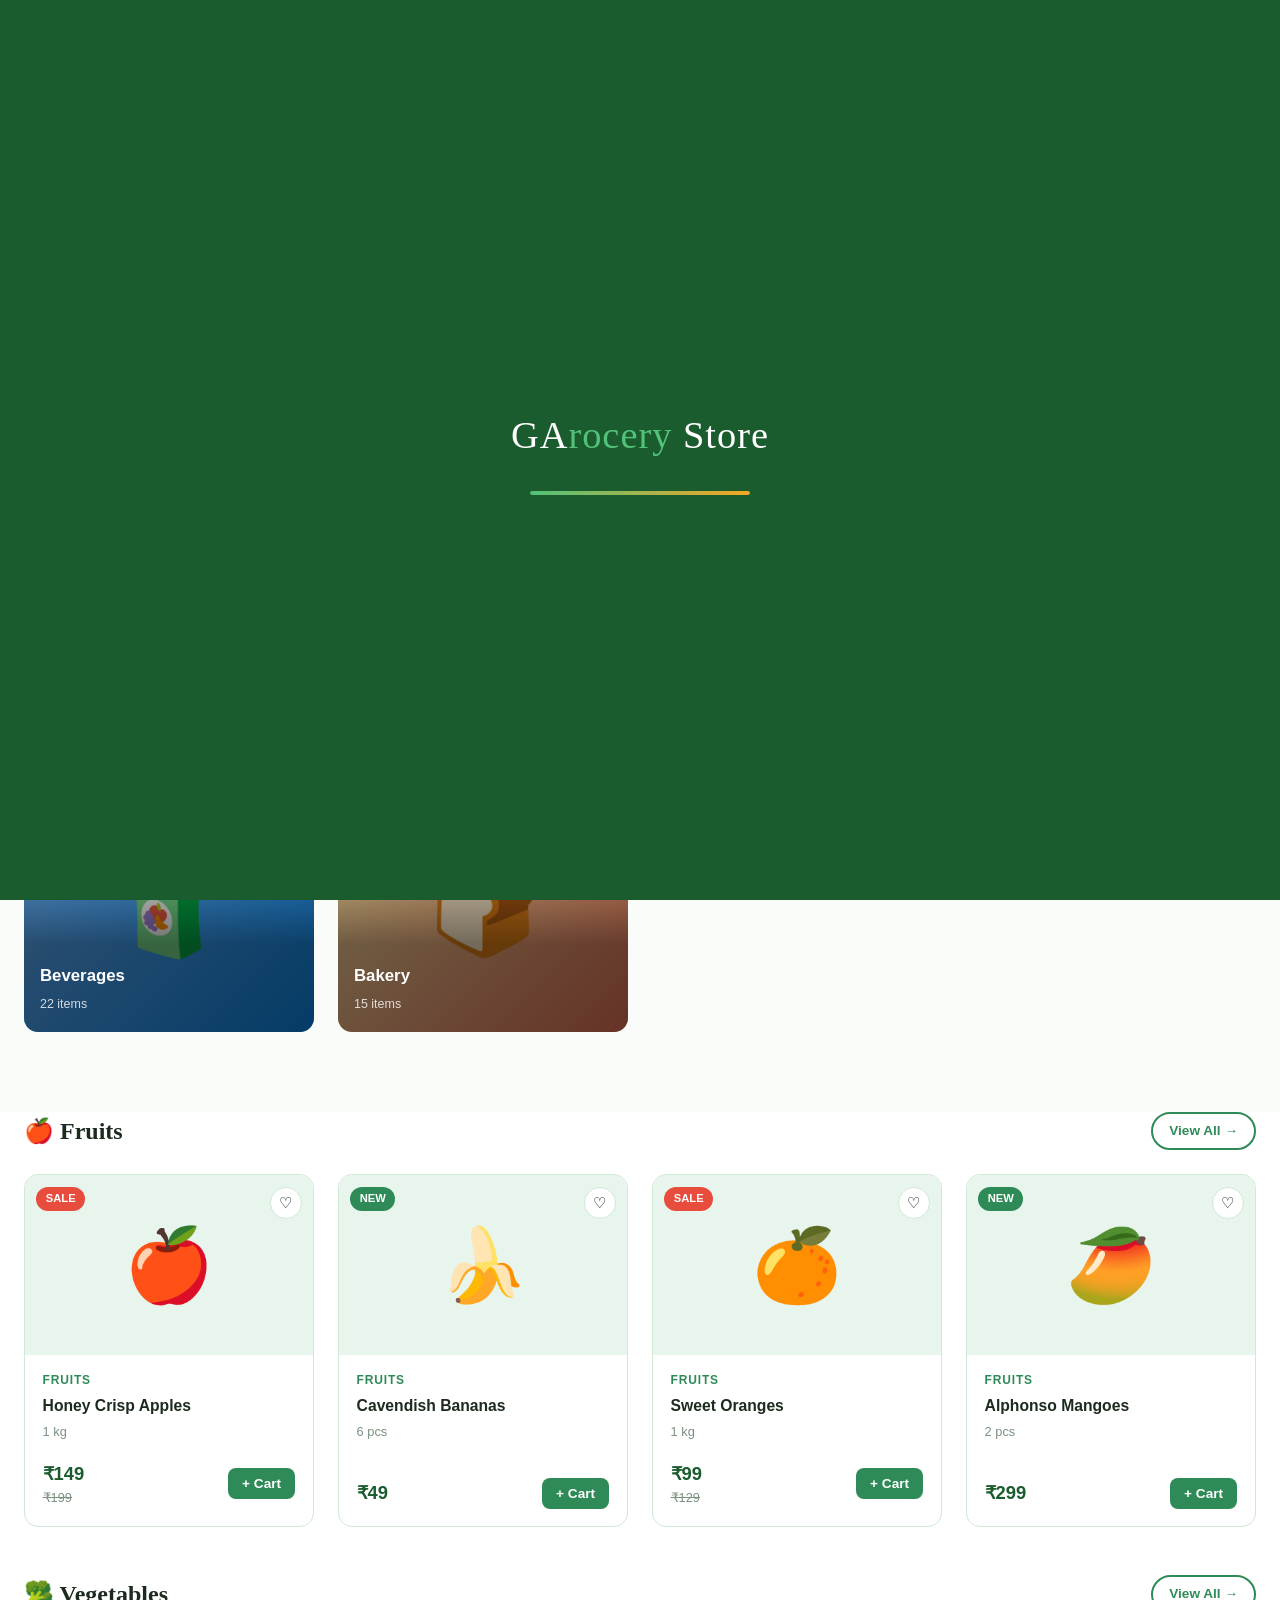
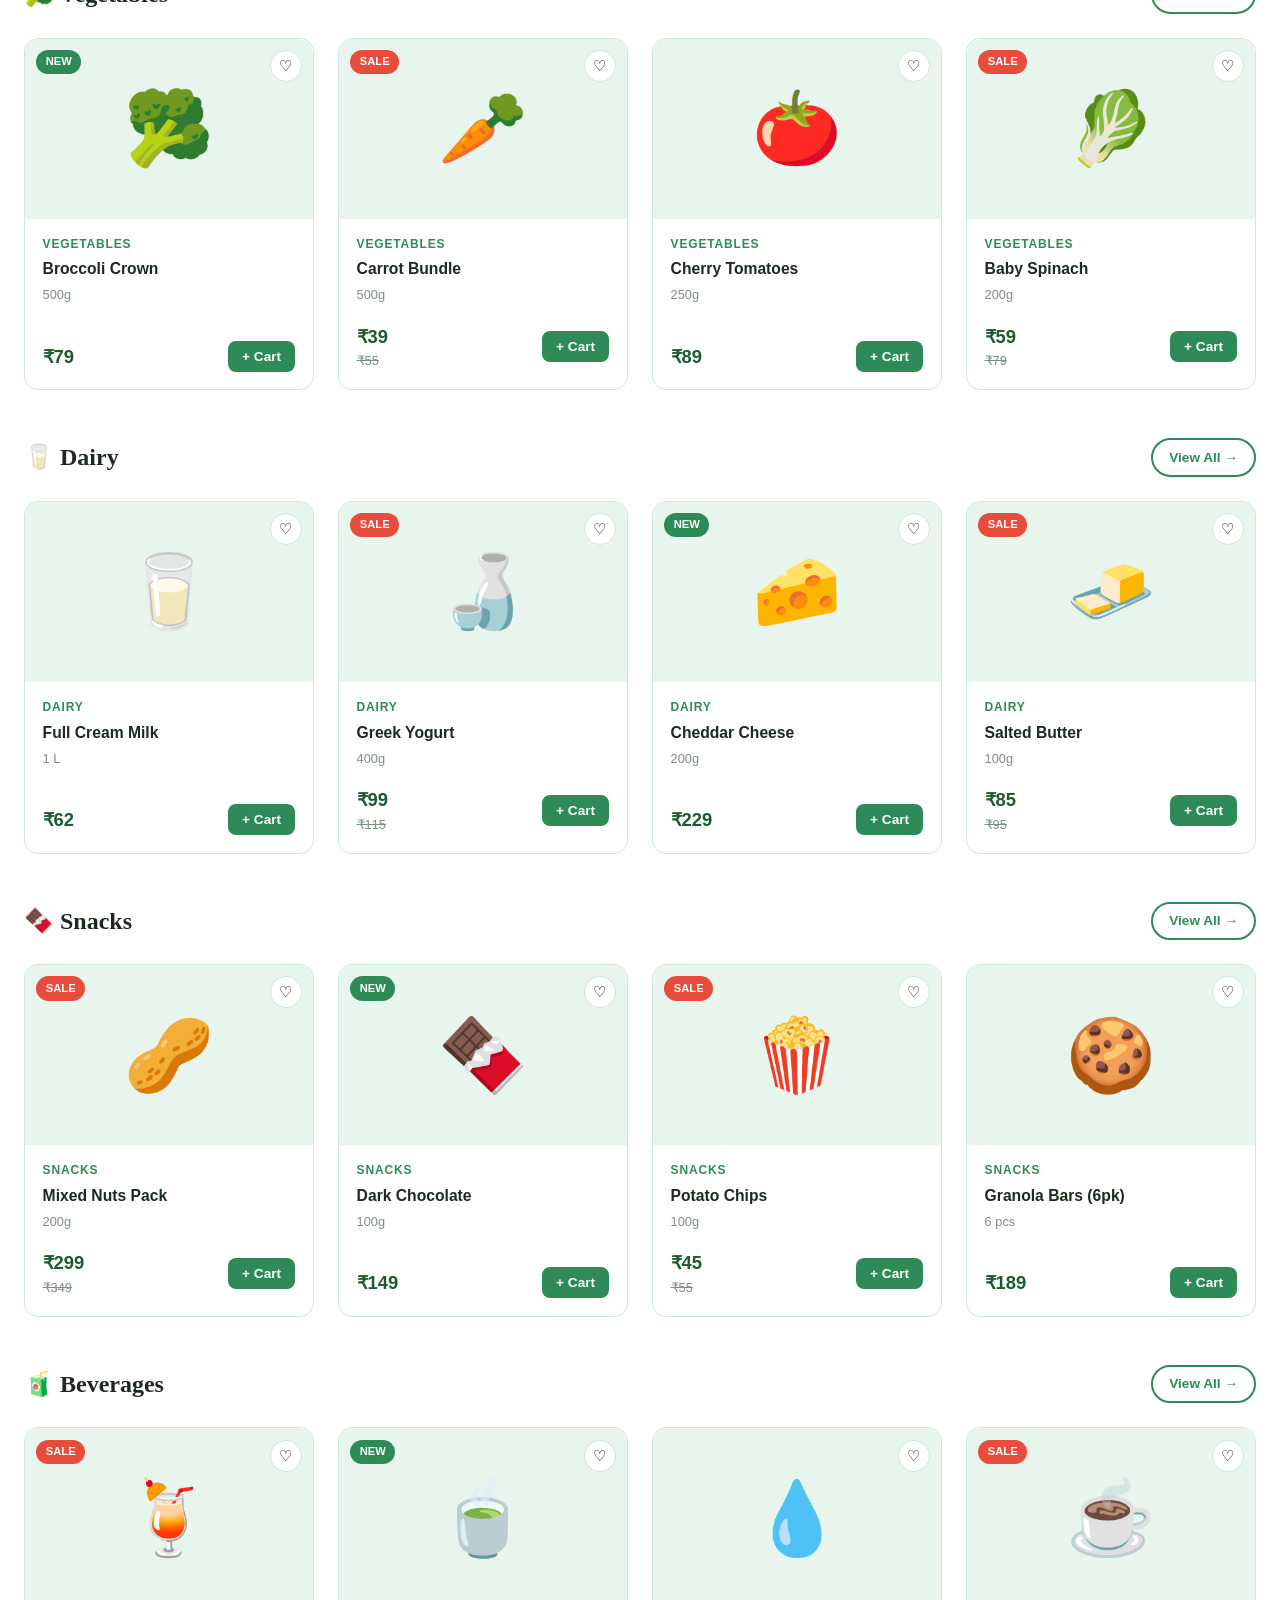
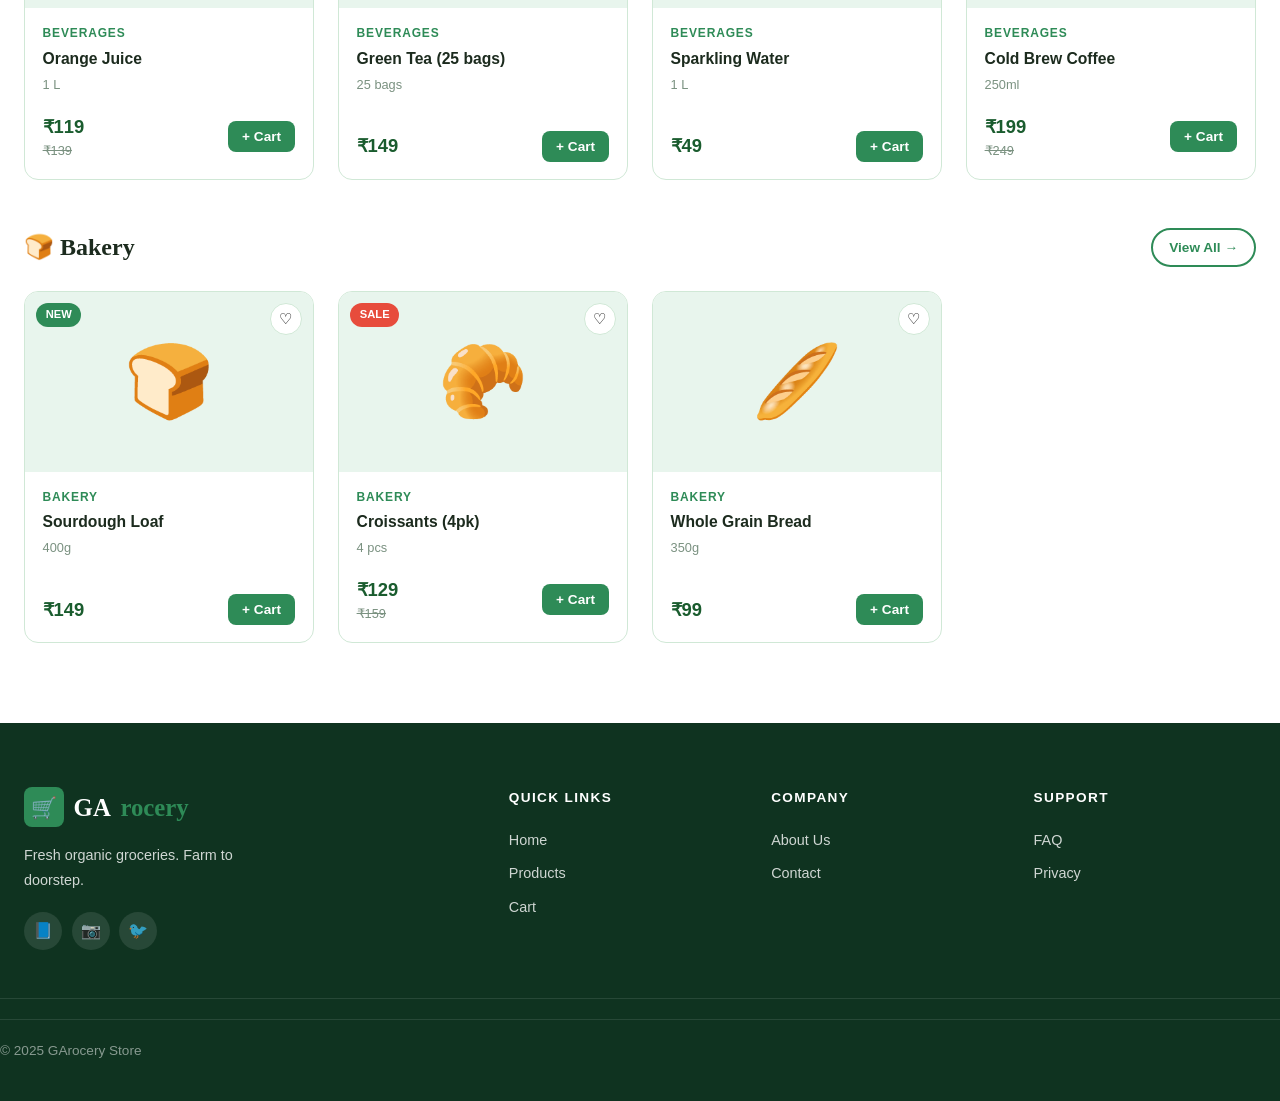
<file: categories.html>
<!DOCTYPE html>
<html lang="en">
<head>
  <meta charset="UTF-8" />
  <meta name="viewport" content="width=device-width, initial-scale=1.0" />
  <title>Categories — GArocery Store</title>
  <link rel="stylesheet" href="style.css" />
</head>
<body>

<div id="loading-screen">
  <div class="loader-logo">GA<span>rocery</span> Store</div>
  <div class="loader-bar"><div class="loader-bar-fill"></div></div>
</div>

<!-- NAVBAR -->
<nav class="navbar">
  <div class="nav-container">
    <a href="index.html" class="nav-logo"><div class="logo-icon">🛒</div>GA<span>rocery</span></a>
    <ul class="nav-links">
      <li><a href="index.html">Home</a></li>
      <li><a href="products.html">Products</a></li>
      <li><a href="categories.html" class="active">Categories</a></li>
      <li><a href="about.html">About Us</a></li>
      <li><a href="contact.html">Contact</a></li>
    </ul>
    <div class="nav-actions">
      <div class="nav-search-wrap">
        <input type="text" placeholder="Search…" />
        <button>🔍</button>
      </div>
      <a href="cart.html" class="cart-btn">🛒 Cart <span class="cart-count">0</span></a>
      <button class="hamburger"><span></span><span></span><span></span></button>
    </div>
  </div>
  <div class="mobile-nav">
    <a href="index.html">🏠 Home</a>
    <a href="products.html">🛍️ Products</a>
    <a href="categories.html">📦 Categories</a>
    <a href="about.html">ℹ️ About Us</a>
    <a href="contact.html">📩 Contact</a>
  </div>
</nav>

<!-- PAGE HERO -->
<div class="page-hero">
  <div class="container">
    <div class="breadcrumb"><a href="index.html">Home</a> › <span>Categories</span></div>
    <h1>📦 Product Categories</h1>
    <p>Explore our wide range of fresh groceries sorted by category</p>
  </div>
</div>

<!-- CATEGORIES OVERVIEW -->
<section class="section">
  <div class="container">
    <div class="section-header reveal">
      <div class="tag">🧭 Explore</div>
      <h2>Browse All Categories</h2>
      <p>Click any category to view all products in it</p>
    </div>
    <div class="cat-grid" style="grid-template-columns:repeat(auto-fill,minmax(250px,1fr));gap:1.5rem">
      <a href="products.html?cat=Fruits" id="fruits" class="cat-card fruits reveal" style="height:220px">
        <div class="cat-card-bg" style="font-size:6rem">🍎</div>
        <div class="cat-card-overlay"></div>
        <div class="cat-card-info"><h4>Fruits</h4><span>24 fresh items</span></div>
      </a>
      <a href="products.html?cat=Vegetables" id="veggies" class="cat-card veggies reveal" style="height:220px">
        <div class="cat-card-bg" style="font-size:6rem">🥦</div>
        <div class="cat-card-overlay"></div>
        <div class="cat-card-info"><h4>Vegetables</h4><span>36 fresh items</span></div>
      </a>
      <a href="products.html?cat=Dairy" id="dairy" class="cat-card dairy reveal" style="height:220px">
        <div class="cat-card-bg" style="font-size:6rem">🥛</div>
        <div class="cat-card-overlay"></div>
        <div class="cat-card-info"><h4>Dairy & Eggs</h4><span>18 items</span></div>
      </a>
      <a href="products.html?cat=Snacks" id="snacks" class="cat-card snacks reveal" style="height:220px">
        <div class="cat-card-bg" style="font-size:6rem">🍫</div>
        <div class="cat-card-overlay"></div>
        <div class="cat-card-info"><h4>Snacks</h4><span>30 items</span></div>
      </a>
      <a href="products.html?cat=Beverages" id="beverages" class="cat-card beverages reveal" style="height:220px">
        <div class="cat-card-bg" style="font-size:6rem">🧃</div>
        <div class="cat-card-overlay"></div>
        <div class="cat-card-info"><h4>Beverages</h4><span>22 items</span></div>
      </a>
      <a href="products.html?cat=Bakery" id="bakery" class="cat-card bakery reveal" style="height:220px">
        <div class="cat-card-bg" style="font-size:6rem">🍞</div>
        <div class="cat-card-overlay"></div>
        <div class="cat-card-info"><h4>Bakery</h4><span>15 items</span></div>
      </a>
    </div>
  </div>
</section>

<!-- FEATURED PER CATEGORY -->
<section class="section" style="background:var(--white);padding-top:0">
  <div class="container">

    <!-- Fruits -->
    <div style="margin-bottom:3rem">
      <div style="display:flex;align-items:center;justify-content:space-between;margin-bottom:1.5rem;flex-wrap:wrap;gap:.75rem">
        <h3 style="font-family:var(--font-display);font-size:1.5rem;display:flex;align-items:center;gap:.5rem">🍎 Fruits</h3>
        <a href="products.html?cat=Fruits" class="btn btn-outline" style="font-size:.85rem;padding:.4rem 1rem">View All →</a>
      </div>
      <div class="products-grid" id="cat-fruits-grid"></div>
    </div>

    <!-- Vegetables -->
    <div style="margin-bottom:3rem">
      <div style="display:flex;align-items:center;justify-content:space-between;margin-bottom:1.5rem;flex-wrap:wrap;gap:.75rem">
        <h3 style="font-family:var(--font-display);font-size:1.5rem;display:flex;align-items:center;gap:.5rem">🥦 Vegetables</h3>
        <a href="products.html?cat=Vegetables" class="btn btn-outline" style="font-size:.85rem;padding:.4rem 1rem">View All →</a>
      </div>
      <div class="products-grid" id="cat-veggies-grid"></div>
    </div>

    <!-- Dairy -->
    <div style="margin-bottom:3rem">
      <div style="display:flex;align-items:center;justify-content:space-between;margin-bottom:1.5rem;flex-wrap:wrap;gap:.75rem">
        <h3 style="font-family:var(--font-display);font-size:1.5rem;display:flex;align-items:center;gap:.5rem">🥛 Dairy</h3>
        <a href="products.html?cat=Dairy" class="btn btn-outline" style="font-size:.85rem;padding:.4rem 1rem">View All →</a>
      </div>
      <div class="products-grid" id="cat-dairy-grid"></div>
    </div>

    <!-- Snacks -->
    <div style="margin-bottom:3rem">
      <div style="display:flex;align-items:center;justify-content:space-between;margin-bottom:1.5rem;flex-wrap:wrap;gap:.75rem">
        <h3 style="font-family:var(--font-display);font-size:1.5rem;display:flex;align-items:center;gap:.5rem">🍫 Snacks</h3>
        <a href="products.html?cat=Snacks" class="btn btn-outline" style="font-size:.85rem;padding:.4rem 1rem">View All →</a>
      </div>
      <div class="products-grid" id="cat-snacks-grid"></div>
    </div>

    <!-- Beverages -->
    <div style="margin-bottom:3rem">
      <div style="display:flex;align-items:center;justify-content:space-between;margin-bottom:1.5rem;flex-wrap:wrap;gap:.75rem">
        <h3 style="font-family:var(--font-display);font-size:1.5rem;display:flex;align-items:center;gap:.5rem">🧃 Beverages</h3>
        <a href="products.html?cat=Beverages" class="btn btn-outline" style="font-size:.85rem;padding:.4rem 1rem">View All →</a>
      </div>
      <div class="products-grid" id="cat-bev-grid"></div>
    </div>

    <!-- Bakery -->
    <div>
      <div style="display:flex;align-items:center;justify-content:space-between;margin-bottom:1.5rem;flex-wrap:wrap;gap:.75rem">
        <h3 style="font-family:var(--font-display);font-size:1.5rem;display:flex;align-items:center;gap:.5rem">🍞 Bakery</h3>
        <a href="products.html?cat=Bakery" class="btn btn-outline" style="font-size:.85rem;padding:.4rem 1rem">View All →</a>
      </div>
      <div class="products-grid" id="cat-bakery-grid"></div>
    </div>

  </div>
</section>

<!-- FOOTER -->
<footer>
  <div class="container">
    <div class="footer-grid">
      <div class="footer-brand">
        <a href="index.html" class="nav-logo"><div class="logo-icon">🛒</div>GA<span>rocery</span></a>
        <p>Fresh organic groceries. Farm to doorstep.</p>
        <div class="social-links"><a href="#">📘</a><a href="#">📷</a><a href="#">🐦</a></div>
      </div>
      <div class="footer-col"><h5>Quick Links</h5><ul><li><a href="index.html">Home</a></li><li><a href="products.html">Products</a></li><li><a href="cart.html">Cart</a></li></ul></div>
      <div class="footer-col"><h5>Company</h5><ul><li><a href="about.html">About Us</a></li><li><a href="contact.html">Contact</a></li></ul></div>
      <div class="footer-col"><h5>Support</h5><ul><li><a href="#">FAQ</a></li><li><a href="#">Privacy</a></li></ul></div>
    </div>
  </div>
  <div style="border-top:1px solid rgba(255,255,255,.1);padding:1.25rem 0">
    <div class="container footer-bottom"><span>© 2025 GArocery Store</span></div>
  </div>
</footer>

<script src="script.js"></script>
<script>
  // Render per-category grids
  document.addEventListener('DOMContentLoaded', () => {
    const map = {
      'cat-fruits-grid':  'Fruits',
      'cat-veggies-grid': 'Vegetables',
      'cat-dairy-grid':   'Dairy',
      'cat-snacks-grid':  'Snacks',
      'cat-bev-grid':     'Beverages',
      'cat-bakery-grid':  'Bakery',
    };
    Object.entries(map).forEach(([gridId, cat]) => {
      const grid = document.getElementById(gridId);
      if (!grid) return;
      const items = products.filter(p => p.cat === cat).slice(0, 4);
      grid.innerHTML = items.map(renderProductCard).join('');
    });
    observeReveal();

    // Handle URL fragment (anchor links from home)
    if (window.location.hash) {
      const el = document.querySelector(window.location.hash);
      if (el) setTimeout(() => el.scrollIntoView({ behavior: 'smooth' }), 400);
    }
  });
</script>
</body>
</html>
</file>
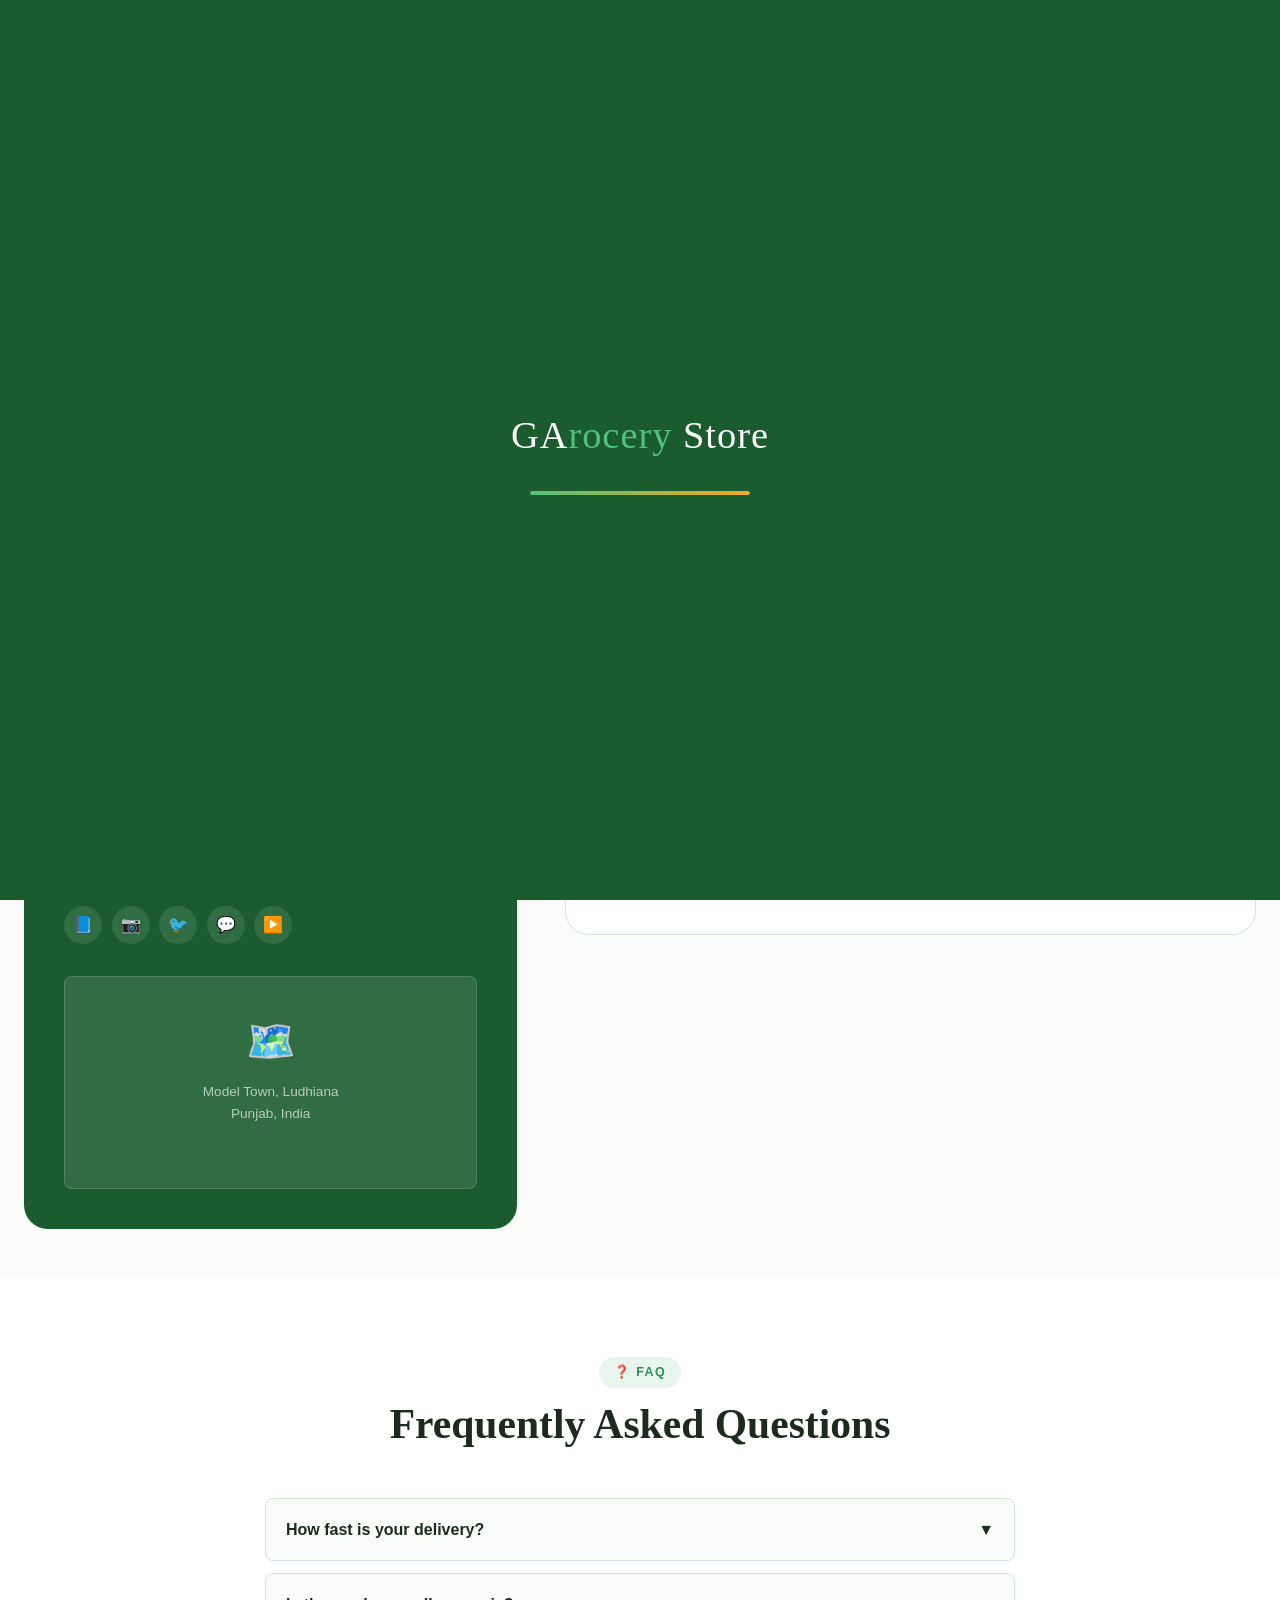
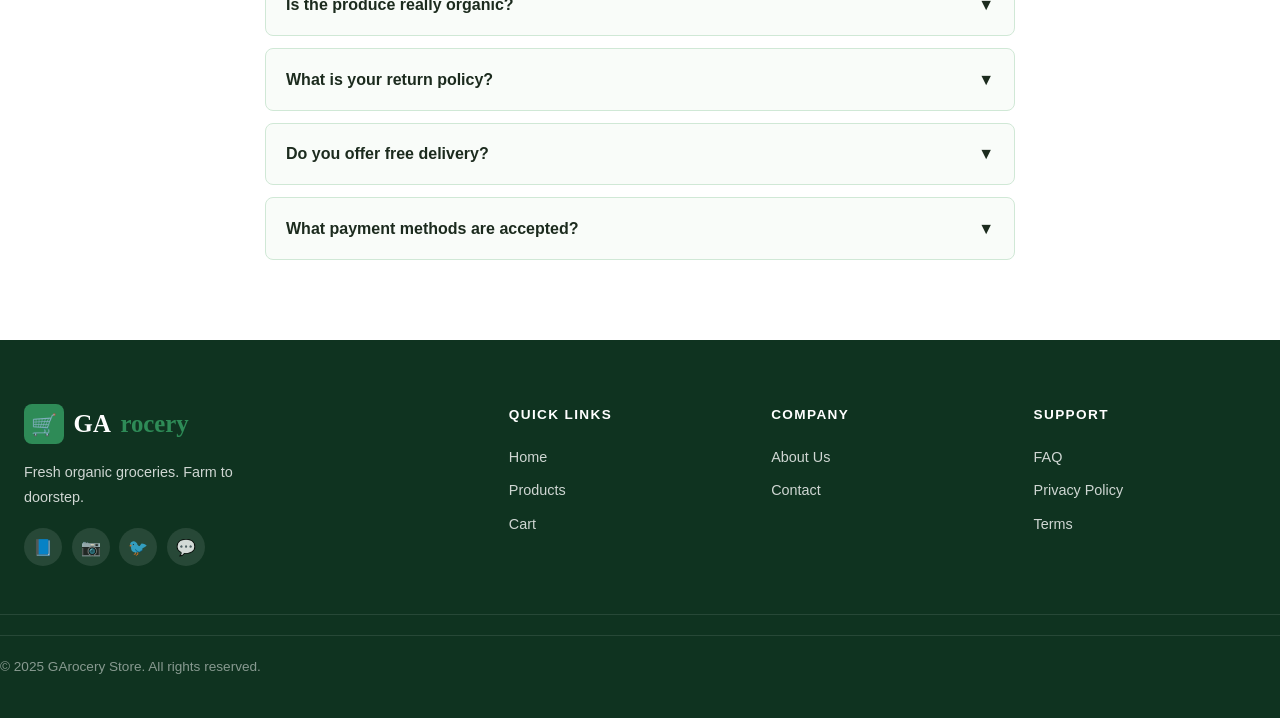
<file: contact.html>
<!DOCTYPE html>
<html lang="en">
<head>
  <meta charset="UTF-8" />
  <meta name="viewport" content="width=device-width, initial-scale=1.0" />
  <title>Contact — GArocery Store</title>
  <link rel="stylesheet" href="style.css" />
</head>
<body>

<div id="loading-screen">
  <div class="loader-logo">GA<span>rocery</span> Store</div>
  <div class="loader-bar"><div class="loader-bar-fill"></div></div>
</div>

<!-- NAVBAR -->
<nav class="navbar">
  <div class="nav-container">
    <a href="index.html" class="nav-logo"><div class="logo-icon">🛒</div>GA<span>rocery</span></a>
    <ul class="nav-links">
      <li><a href="index.html">Home</a></li>
      <li><a href="products.html">Products</a></li>
      <li><a href="categories.html">Categories</a></li>
      <li><a href="about.html">About Us</a></li>
      <li><a href="contact.html" class="active">Contact</a></li>
    </ul>
    <div class="nav-actions">
      <div class="nav-search-wrap">
        <input type="text" placeholder="Search…" />
        <button>🔍</button>
      </div>
      <a href="cart.html" class="cart-btn">🛒 Cart <span class="cart-count">0</span></a>
      <button class="hamburger"><span></span><span></span><span></span></button>
    </div>
  </div>
  <div class="mobile-nav">
    <a href="index.html">🏠 Home</a>
    <a href="products.html">🛍️ Products</a>
    <a href="categories.html">📦 Categories</a>
    <a href="about.html">ℹ️ About Us</a>
    <a href="contact.html">📩 Contact</a>
  </div>
</nav>

<!-- PAGE HERO -->
<div class="page-hero">
  <div class="container">
    <div class="breadcrumb"><a href="index.html">Home</a> › <span>Contact</span></div>
    <h1>📩 Contact Us</h1>
    <p>We're here to help — reach out anytime</p>
  </div>
</div>

<!-- CONTACT SECTION -->
<div class="container">
  <div class="contact-layout">

    <!-- Info Card -->
    <div class="contact-info-card reveal">
      <h3>Get in Touch</h3>
      <p>Have questions, feedback, or need support? We'd love to hear from you. Our team responds within 24 hours.</p>

      <div class="contact-detail">
        <div class="icon">📍</div>
        <div>
          <strong>Our Address</strong>
          <span>Model Town, Ludhiana, Punjab 141002, India</span>
        </div>
      </div>
      <div class="contact-detail">
        <div class="icon">📞</div>
        <div>
          <strong>Phone</strong>
          <span>+91 98765 43210</span>
        </div>
      </div>
      <div class="contact-detail">
        <div class="icon">📧</div>
        <div>
          <strong>Email</strong>
          <span>hello@garocerystore.com</span>
        </div>
      </div>
      <div class="contact-detail">
        <div class="icon">⏰</div>
        <div>
          <strong>Business Hours</strong>
          <span>Mon – Sat: 8:00 AM – 9:00 PM<br>Sunday: 10:00 AM – 6:00 PM</span>
        </div>
      </div>

      <!-- Social Links -->
      <div style="margin-top:2rem">
        <p style="color:rgba(255,255,255,.6);font-size:.82rem;font-weight:600;letter-spacing:.1em;text-transform:uppercase;margin-bottom:.75rem">Follow Us</p>
        <div class="social-links">
          <a href="#" title="Facebook">📘</a>
          <a href="#" title="Instagram">📷</a>
          <a href="#" title="Twitter">🐦</a>
          <a href="#" title="WhatsApp">💬</a>
          <a href="#" title="YouTube">▶️</a>
        </div>
      </div>

      <!-- Map placeholder -->
      <div style="margin-top:2rem;background:rgba(255,255,255,.1);border-radius:var(--radius-sm);padding:2rem;text-align:center;border:1px solid rgba(255,255,255,.15)">
        <div style="font-size:2.5rem;margin-bottom:.5rem">🗺️</div>
        <p style="font-size:.85rem;color:rgba(255,255,255,.65)">Model Town, Ludhiana<br>Punjab, India</p>
      </div>
    </div>

    <!-- Contact Form -->
    <div class="contact-form-wrap reveal">
      <h3>Send Us a Message</h3>
      <form id="contact-form" novalidate>

        <div class="form-row">
          <div class="form-group">
            <label for="c-name">Full Name *</label>
            <input type="text" id="c-name" placeholder="Your full name" />
            <span class="error-msg" id="c-name-err"></span>
          </div>
          <div class="form-group">
            <label for="c-email">Email Address *</label>
            <input type="email" id="c-email" placeholder="your@email.com" />
            <span class="error-msg" id="c-email-err"></span>
          </div>
        </div>

        <div class="form-row">
          <div class="form-group">
            <label for="c-phone">Phone Number</label>
            <input type="tel" id="c-phone" placeholder="10-digit number" maxlength="10" />
            <span class="error-msg" id="c-phone-err"></span>
          </div>
          <div class="form-group">
            <label for="c-subject">Subject *</label>
            <select id="c-subject">
              <option value="">Select a topic…</option>
              <option>Order Issue</option>
              <option>Product Quality</option>
              <option>Delivery Problem</option>
              <option>Refund Request</option>
              <option>General Inquiry</option>
              <option>Partnership</option>
              <option>Other</option>
            </select>
          </div>
        </div>

        <div class="form-group">
          <label for="c-message">Your Message *</label>
          <textarea id="c-message" rows="5" placeholder="Tell us how we can help you…"></textarea>
          <span class="error-msg" id="c-message-err"></span>
        </div>

        <!-- Newsletter checkbox -->
        <div class="form-group" style="flex-direction:row;align-items:center;gap:.6rem">
          <input type="checkbox" id="c-newsletter" style="width:16px;height:16px;accent-color:var(--green-main)" />
          <label for="c-newsletter" style="font-size:.88rem;color:var(--text-mid);cursor:pointer">Subscribe to our newsletter for fresh deals</label>
        </div>

        <button type="submit" class="form-submit">📨 Send Message</button>

        <div id="contact-success">
          🎉 Thank you! Your message has been sent. We'll respond within 24 hours.
        </div>

      </form>
    </div>

  </div>
</div>

<!-- FAQ SECTION -->
<section class="section" style="background:var(--white)">
  <div class="container">
    <div class="section-header reveal">
      <div class="tag">❓ FAQ</div>
      <h2>Frequently Asked Questions</h2>
    </div>
    <div style="max-width:750px;margin:0 auto;display:flex;flex-direction:column;gap:.75rem">
      <details class="reveal" style="background:var(--off-white);border:1.5px solid var(--border);border-radius:var(--radius-sm);padding:1.1rem 1.25rem;cursor:pointer">
        <summary style="font-weight:700;color:var(--text-dark);list-style:none;display:flex;justify-content:space-between;align-items:center">How fast is your delivery? <span>▼</span></summary>
        <p style="margin-top:.75rem;font-size:.9rem;color:var(--text-mid)">We deliver within 30 minutes for orders placed in our service areas. For remote locations, delivery may take up to 60 minutes.</p>
      </details>
      <details class="reveal" style="background:var(--off-white);border:1.5px solid var(--border);border-radius:var(--radius-sm);padding:1.1rem 1.25rem;cursor:pointer">
        <summary style="font-weight:700;color:var(--text-dark);list-style:none;display:flex;justify-content:space-between;align-items:center">Is the produce really organic? <span>▼</span></summary>
        <p style="margin-top:.75rem;font-size:.9rem;color:var(--text-mid)">Yes! All our produce is certified organic by FSSAI and sourced directly from verified farms. We lab-test every batch.</p>
      </details>
      <details class="reveal" style="background:var(--off-white);border:1.5px solid var(--border);border-radius:var(--radius-sm);padding:1.1rem 1.25rem;cursor:pointer">
        <summary style="font-weight:700;color:var(--text-dark);list-style:none;display:flex;justify-content:space-between;align-items:center">What is your return policy? <span>▼</span></summary>
        <p style="margin-top:.75rem;font-size:.9rem;color:var(--text-mid)">If you're unhappy with any product, contact us within 24 hours of delivery. We offer full refunds or replacements, no questions asked.</p>
      </details>
      <details class="reveal" style="background:var(--off-white);border:1.5px solid var(--border);border-radius:var(--radius-sm);padding:1.1rem 1.25rem;cursor:pointer">
        <summary style="font-weight:700;color:var(--text-dark);list-style:none;display:flex;justify-content:space-between;align-items:center">Do you offer free delivery? <span>▼</span></summary>
        <p style="margin-top:.75rem;font-size:.9rem;color:var(--text-mid)">Yes! Orders above ₹499 get free delivery. Otherwise, a flat ₹49 delivery fee applies.</p>
      </details>
      <details class="reveal" style="background:var(--off-white);border:1.5px solid var(--border);border-radius:var(--radius-sm);padding:1.1rem 1.25rem;cursor:pointer">
        <summary style="font-weight:700;color:var(--text-dark);list-style:none;display:flex;justify-content:space-between;align-items:center">What payment methods are accepted? <span>▼</span></summary>
        <p style="margin-top:.75rem;font-size:.9rem;color:var(--text-mid)">We accept UPI, credit/debit cards, net banking, and cash on delivery. All digital payments are secured with SSL encryption.</p>
      </details>
    </div>
  </div>
</section>

<!-- FOOTER -->
<footer>
  <div class="container">
    <div class="footer-grid">
      <div class="footer-brand">
        <a href="index.html" class="nav-logo"><div class="logo-icon">🛒</div>GA<span>rocery</span></a>
        <p>Fresh organic groceries. Farm to doorstep.</p>
        <div class="social-links"><a href="#">📘</a><a href="#">📷</a><a href="#">🐦</a><a href="#">💬</a></div>
      </div>
      <div class="footer-col"><h5>Quick Links</h5><ul><li><a href="index.html">Home</a></li><li><a href="products.html">Products</a></li><li><a href="cart.html">Cart</a></li></ul></div>
      <div class="footer-col"><h5>Company</h5><ul><li><a href="about.html">About Us</a></li><li><a href="contact.html">Contact</a></li></ul></div>
      <div class="footer-col"><h5>Support</h5><ul><li><a href="#">FAQ</a></li><li><a href="#">Privacy Policy</a></li><li><a href="#">Terms</a></li></ul></div>
    </div>
  </div>
  <div style="border-top:1px solid rgba(255,255,255,.1);padding:1.25rem 0">
    <div class="container footer-bottom"><span>© 2025 GArocery Store. All rights reserved.</span></div>
  </div>
</footer>

<script src="script.js"></script>
</body>
</html>
</file>
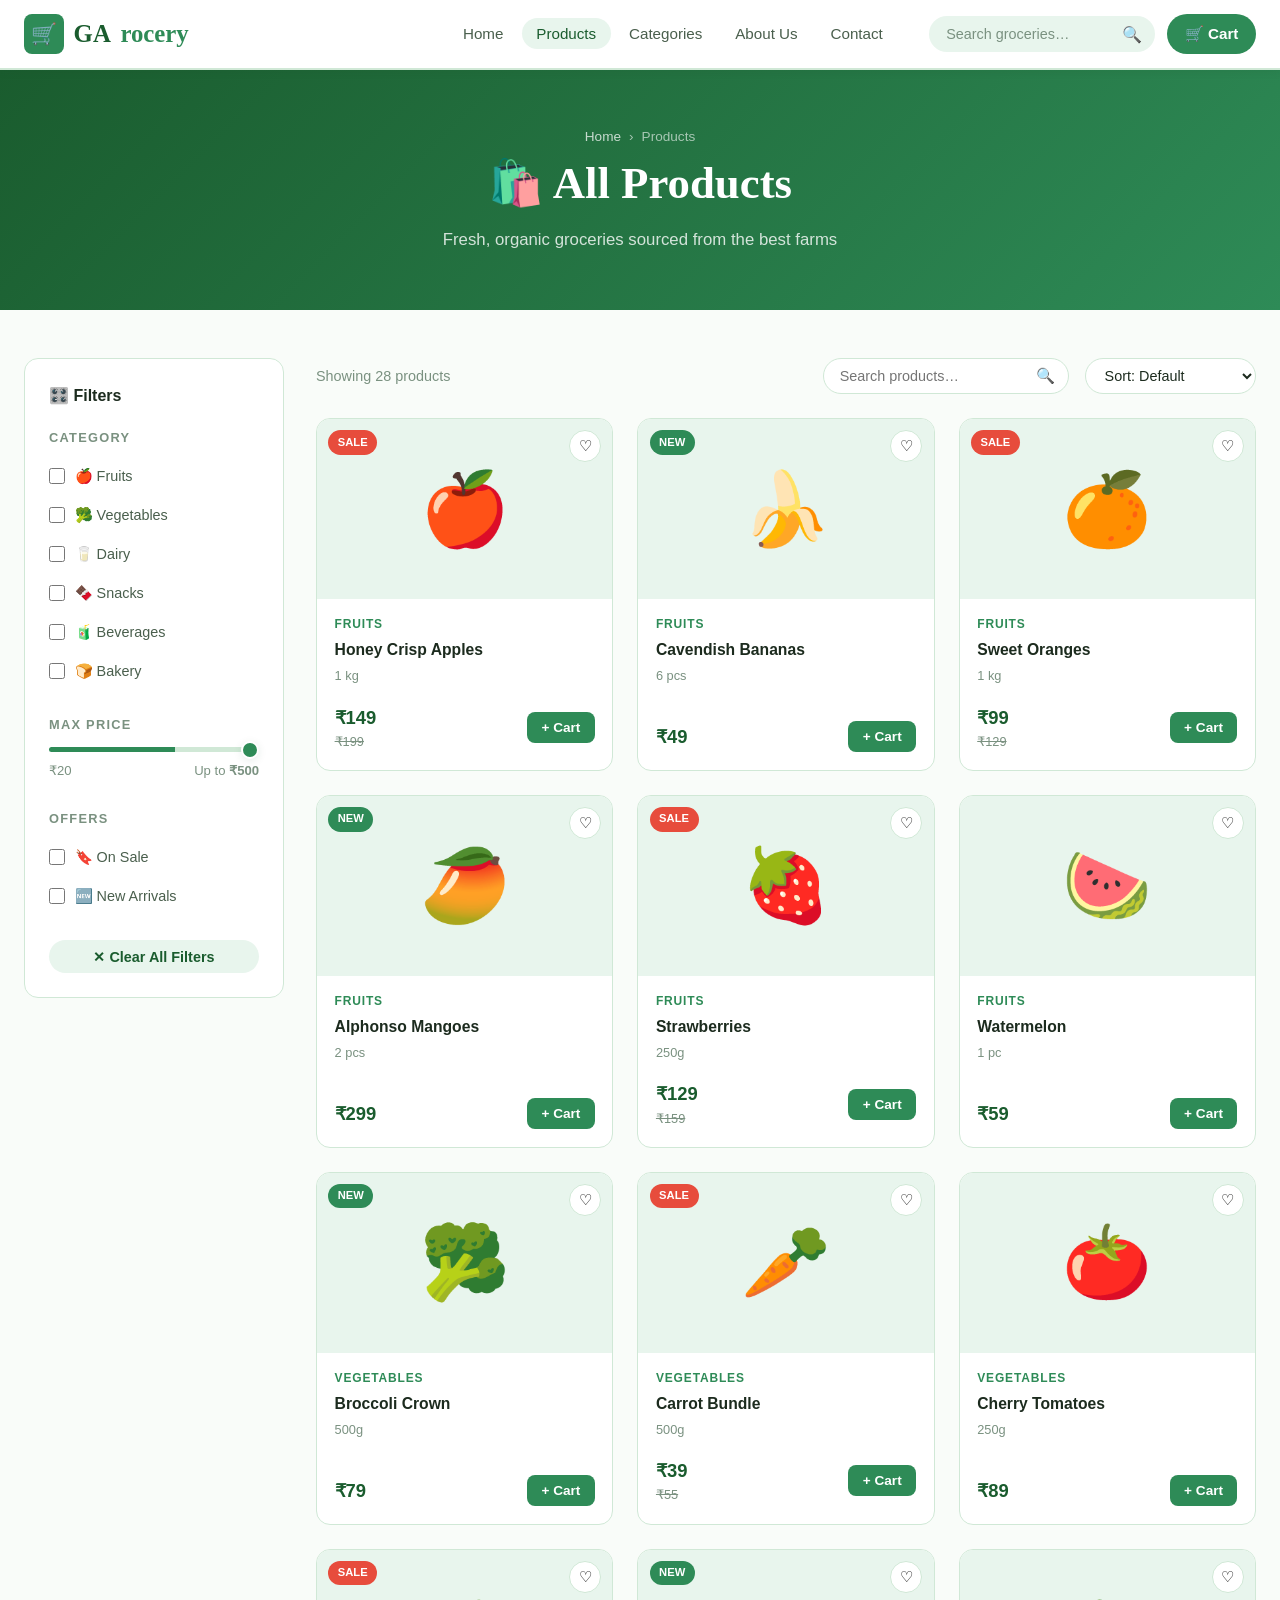
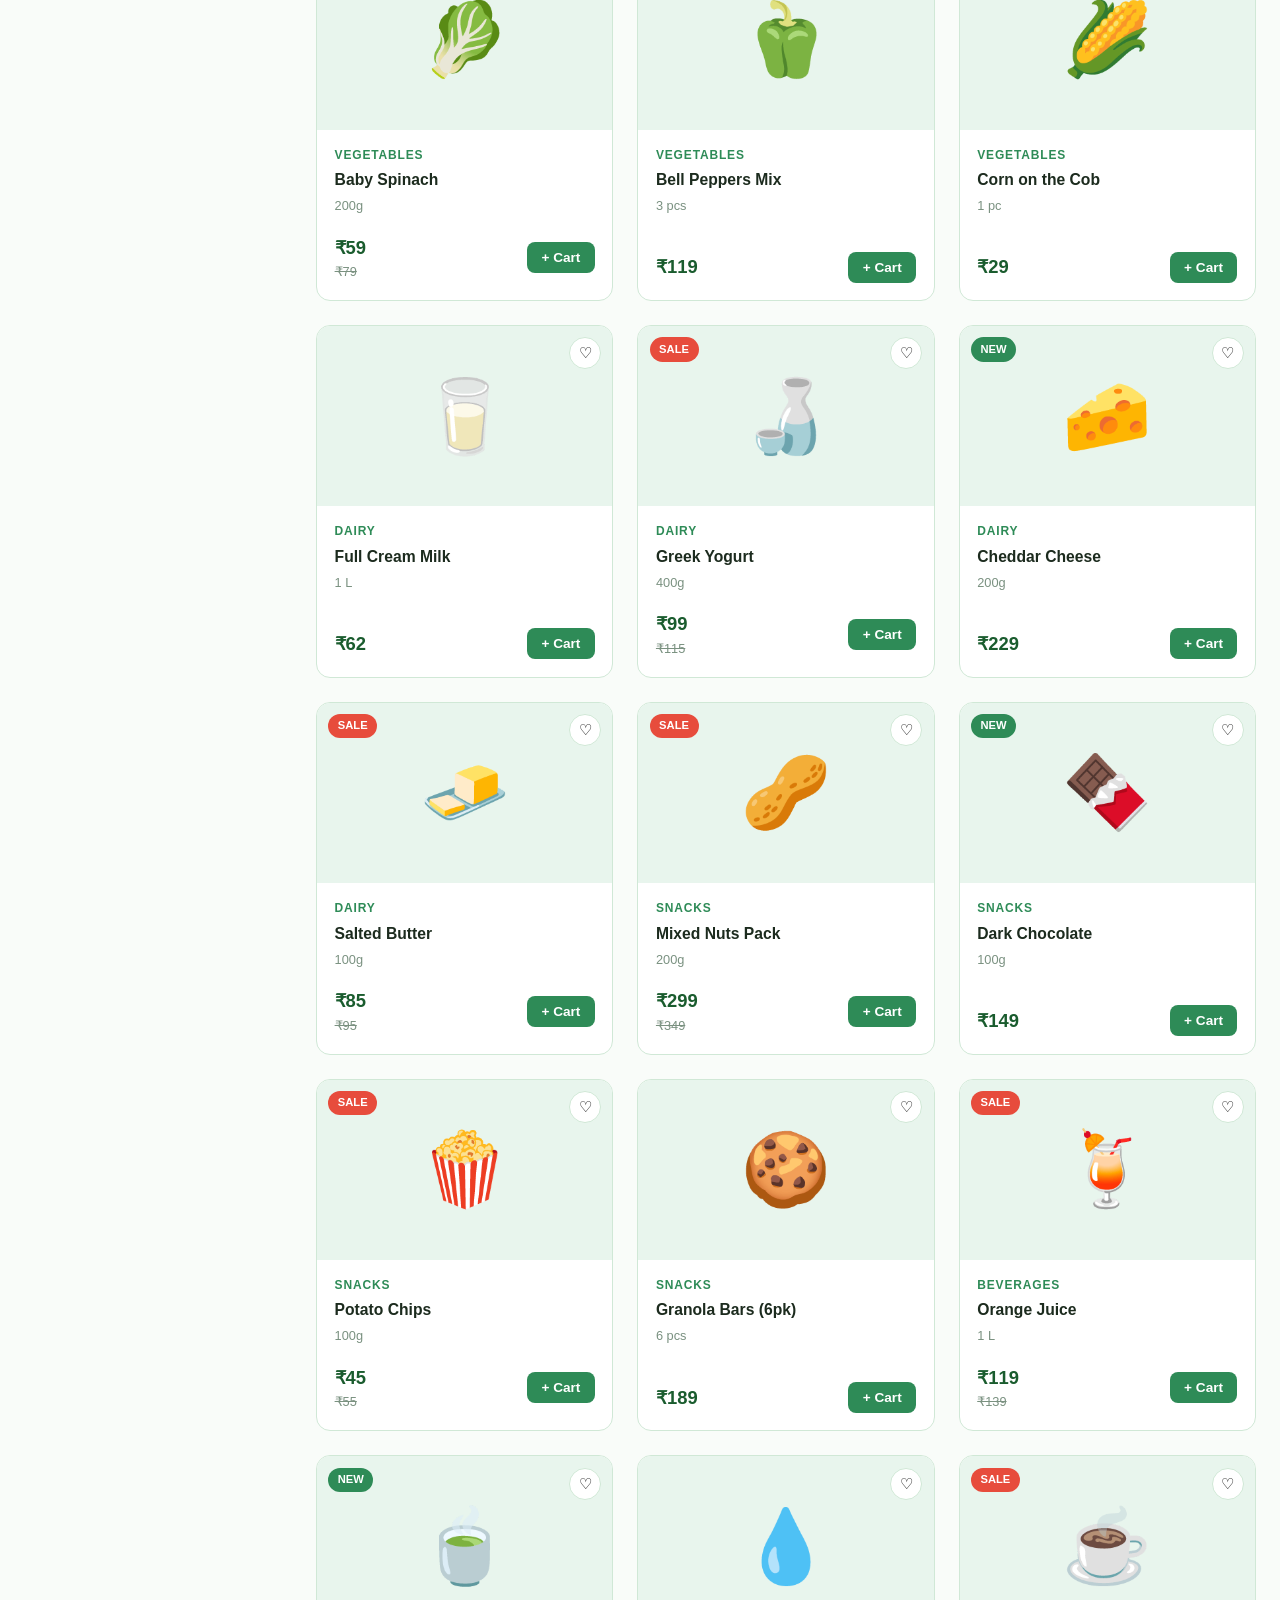
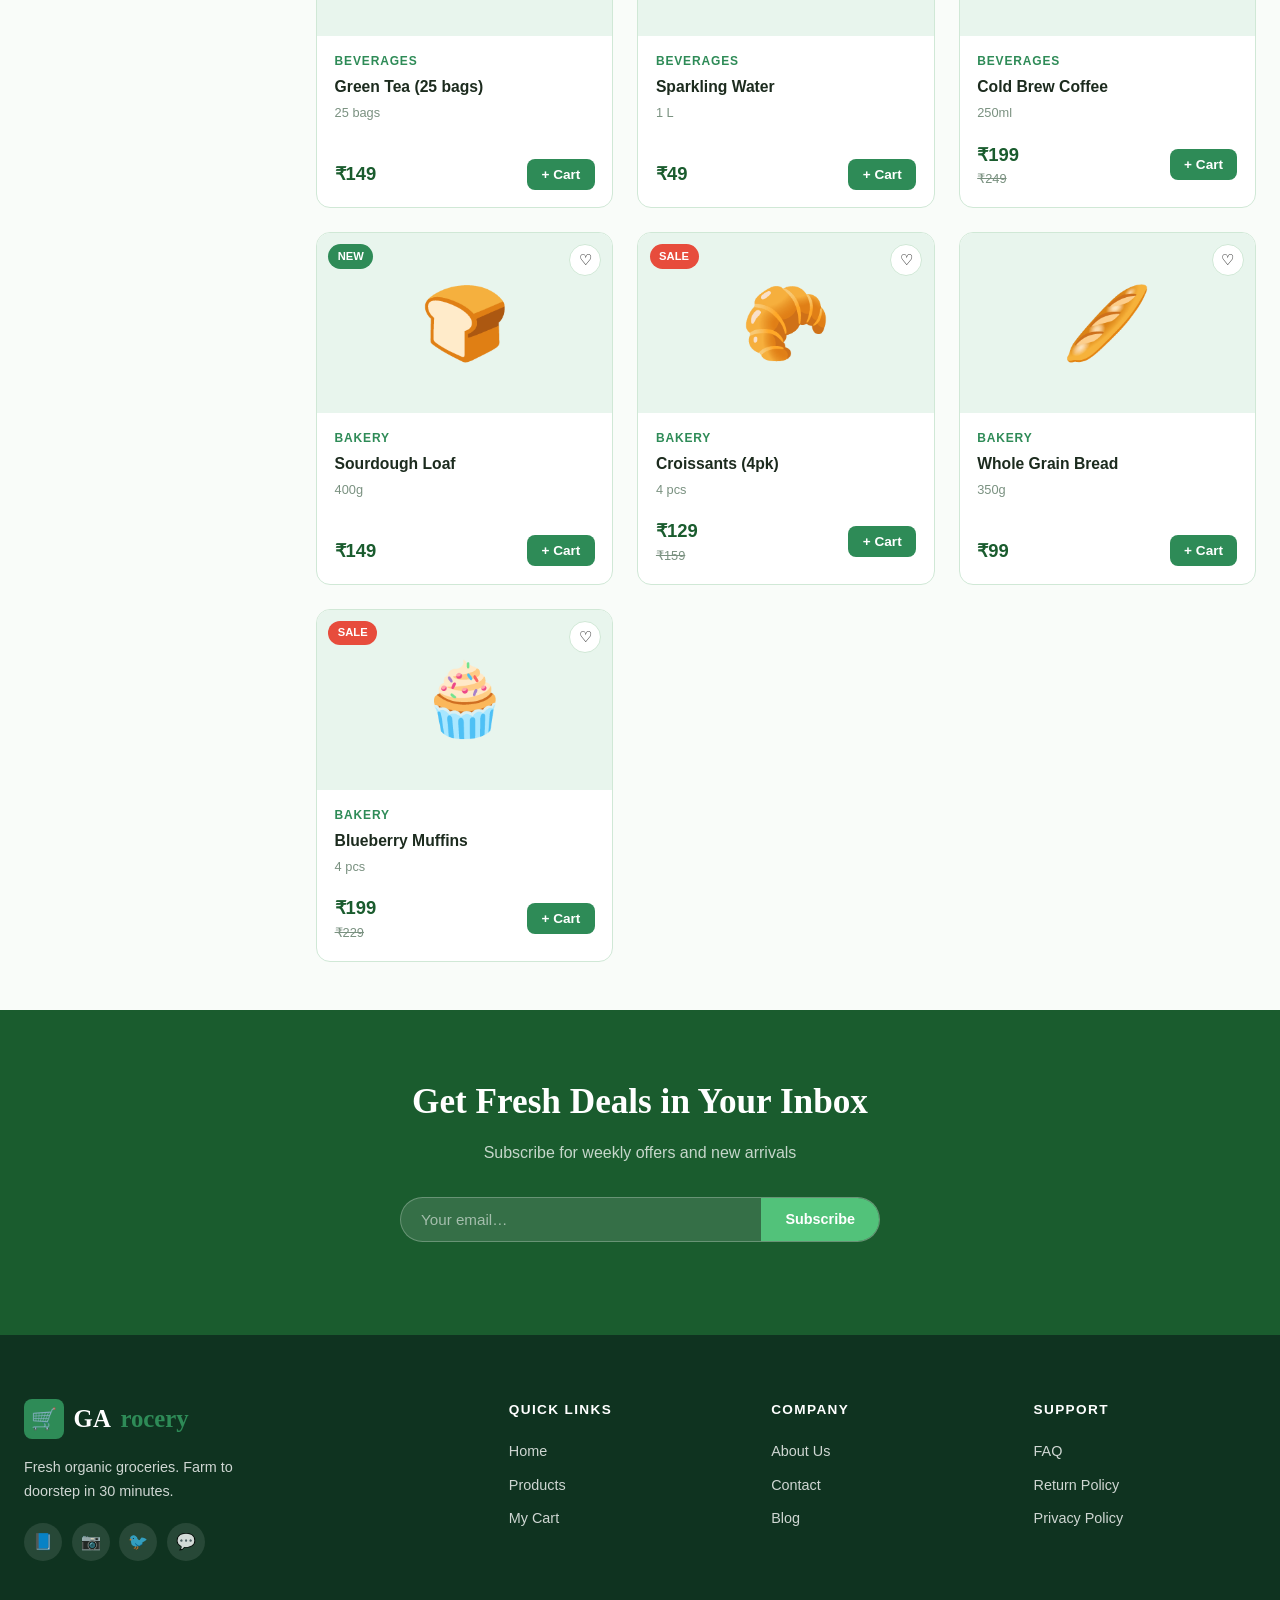
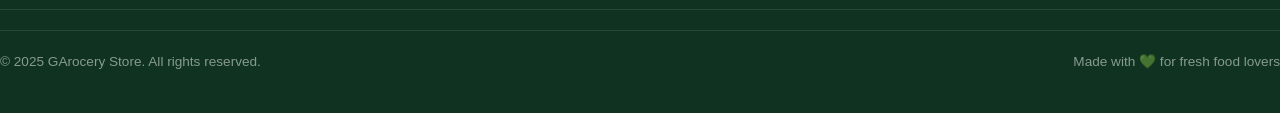
<file: products.html>
<!DOCTYPE html>
<html lang="en">
<head>
  <meta charset="UTF-8" />
  <meta name="viewport" content="width=device-width, initial-scale=1.0" />
  <title>Products — GArocery Store</title>
  <link rel="stylesheet" href="style.css" />
</head>
<body>

<!-- Loading Screen -->
<div id="loading-screen">
  <div class="loader-logo">GA<span>rocery</span> Store</div>
  <div class="loader-bar"><div class="loader-bar-fill"></div></div>
</div>

<!-- NAVBAR -->
<nav class="navbar">
  <div class="nav-container">
    <a href="index.html" class="nav-logo">
      <div class="logo-icon">🛒</div>GA<span>rocery</span>
    </a>
    <ul class="nav-links">
      <li><a href="index.html">Home</a></li>
      <li><a href="products.html" class="active">Products</a></li>
      <li><a href="categories.html">Categories</a></li>
      <li><a href="about.html">About Us</a></li>
      <li><a href="contact.html">Contact</a></li>
    </ul>
    <div class="nav-actions">
      <div class="nav-search-wrap">
        <input type="text" placeholder="Search groceries…" id="nav-search" />
        <button onclick="navSearch()">🔍</button>
      </div>
      <a href="cart.html" class="cart-btn">
        🛒 Cart <span class="cart-count">0</span>
      </a>
      <button class="hamburger"><span></span><span></span><span></span></button>
    </div>
  </div>
  <div class="mobile-nav">
    <a href="index.html">🏠 Home</a>
    <a href="products.html">🛍️ Products</a>
    <a href="categories.html">📦 Categories</a>
    <a href="about.html">ℹ️ About Us</a>
    <a href="contact.html">📩 Contact</a>
  </div>
</nav>

<!-- PAGE HERO -->
<div class="page-hero">
  <div class="container">
    <div class="breadcrumb">
      <a href="index.html">Home</a> › <span>Products</span>
    </div>
    <h1>🛍️ All Products</h1>
    <p>Fresh, organic groceries sourced from the best farms</p>
  </div>
</div>

<!-- PRODUCTS LAYOUT -->
<div class="container">
  <div class="products-layout">

    <!-- SIDEBAR FILTERS -->
    <aside class="filter-sidebar reveal">
      <h3>🎛️ Filters</h3>

      <!-- Category -->
      <div class="filter-group">
        <h4>Category</h4>
        <div class="filter-check">
          <label><input type="checkbox" class="cat-filter-check" value="Fruits" /> 🍎 Fruits</label>
          <label><input type="checkbox" class="cat-filter-check" value="Vegetables" /> 🥦 Vegetables</label>
          <label><input type="checkbox" class="cat-filter-check" value="Dairy" /> 🥛 Dairy</label>
          <label><input type="checkbox" class="cat-filter-check" value="Snacks" /> 🍫 Snacks</label>
          <label><input type="checkbox" class="cat-filter-check" value="Beverages" /> 🧃 Beverages</label>
          <label><input type="checkbox" class="cat-filter-check" value="Bakery" /> 🍞 Bakery</label>
        </div>
      </div>

      <!-- Price Range -->
      <div class="filter-group">
        <h4>Max Price</h4>
        <div class="price-range">
          <input type="range" id="price-range" min="20" max="500" value="500" step="5" />
          <div class="price-labels">
            <span>₹20</span>
            <span>Up to <strong id="price-max-lbl">₹500</strong></span>
          </div>
        </div>
      </div>

      <!-- Badge filter -->
      <div class="filter-group">
        <h4>Offers</h4>
        <div class="filter-check">
          <label><input type="checkbox" class="badge-filter-check" value="sale" /> 🔖 On Sale</label>
          <label><input type="checkbox" class="badge-filter-check" value="new" /> 🆕 New Arrivals</label>
        </div>
      </div>

      <button class="clear-filters" onclick="clearFilters()">✕ Clear All Filters</button>
    </aside>

    <!-- MAIN PRODUCTS -->
    <main class="products-main">
      <div class="products-toolbar">
        <span class="products-count" id="product-count">Loading…</span>
        <div class="search-products">
          <input type="text" id="product-search" placeholder="Search products…" />
          <button>🔍</button>
        </div>
        <select class="sort-select" id="sort-select">
          <option value="default">Sort: Default</option>
          <option value="price-asc">Price: Low → High</option>
          <option value="price-desc">Price: High → Low</option>
          <option value="name-asc">Name: A → Z</option>
        </select>
      </div>
      <div class="products-grid" id="all-products-grid">
        <!-- JS renders here -->
      </div>
    </main>

  </div>
</div>

<!-- NEWSLETTER -->
<section class="newsletter">
  <div class="container">
    <h2>Get Fresh Deals in Your Inbox</h2>
    <p>Subscribe for weekly offers and new arrivals</p>
    <form class="newsletter-form" id="newsletter-form">
      <input type="email" placeholder="Your email…" required />
      <button type="submit">Subscribe</button>
    </form>
    <div id="newsletter-msg"></div>
  </div>
</section>

<!-- FOOTER -->
<footer>
  <div class="container">
    <div class="footer-grid">
      <div class="footer-brand">
        <a href="index.html" class="nav-logo"><div class="logo-icon">🛒</div>GA<span>rocery</span></a>
        <p>Fresh organic groceries. Farm to doorstep in 30 minutes.</p>
        <div class="social-links">
          <a href="#">📘</a><a href="#">📷</a><a href="#">🐦</a><a href="#">💬</a>
        </div>
      </div>
      <div class="footer-col">
        <h5>Quick Links</h5>
        <ul>
          <li><a href="index.html">Home</a></li>
          <li><a href="products.html">Products</a></li>
          <li><a href="cart.html">My Cart</a></li>
        </ul>
      </div>
      <div class="footer-col">
        <h5>Company</h5>
        <ul>
          <li><a href="about.html">About Us</a></li>
          <li><a href="contact.html">Contact</a></li>
          <li><a href="#">Blog</a></li>
        </ul>
      </div>
      <div class="footer-col">
        <h5>Support</h5>
        <ul>
          <li><a href="#">FAQ</a></li>
          <li><a href="#">Return Policy</a></li>
          <li><a href="#">Privacy Policy</a></li>
        </ul>
      </div>
    </div>
  </div>
  <div style="border-top:1px solid rgba(255,255,255,.1);padding:1.25rem 0">
    <div class="container footer-bottom">
      <span>© 2025 GArocery Store. All rights reserved.</span>
      <span>Made with 💚 for fresh food lovers</span>
    </div>
  </div>
</footer>

<script src="script.js"></script>
<script>
  function navSearch() {
    const q = document.getElementById('nav-search').value.trim();
    if (q) {
      document.getElementById('product-search').value = q;
      searchQuery = q;
      renderAllProducts();
    }
  }
  document.getElementById('nav-search').addEventListener('keydown', e => {
    if (e.key === 'Enter') navSearch();
  });

  // Handle URL params (from home page search)
  const params = new URLSearchParams(window.location.search);
  const qParam = params.get('q');
  if (qParam) {
    document.addEventListener('DOMContentLoaded', () => {
      const si = document.getElementById('product-search');
      if (si) { si.value = qParam; searchQuery = qParam; renderAllProducts(); }
    });
  }

  function clearFilters() {
    document.querySelectorAll('.cat-filter-check, .badge-filter-check').forEach(cb => cb.checked = false);
    activeFilters = [];
    searchQuery = '';
    sortOrder = 'default';
    maxPriceFilter = 500;
    const priceRange = document.getElementById('price-range');
    if (priceRange) { priceRange.value = 500; priceRange.style.background=''; }
    const priceLbl = document.getElementById('price-max-lbl');
    if (priceLbl) priceLbl.textContent = '₹500';
    const sortSel = document.getElementById('sort-select');
    if (sortSel) sortSel.value = 'default';
    const searchEl = document.getElementById('product-search');
    if (searchEl) searchEl.value = '';
    renderAllProducts();
  }
</script>
</body>
</html>
</file>
<file: style.css>
/* ============================================
   GArocery Store - Main Stylesheet
   Color Theme: Fresh Green & Natural Tones
   ============================================ */

/* ---------- CSS Variables ---------- */
:root {
  --green-dark:   #1a5c2e;
  --green-main:   #2e8b57;
  --green-light:  #52c27a;
  --green-pale:   #e8f5ed;
  --accent-gold:  #f4a623;
  --accent-red:   #e74c3c;
  --text-dark:    #1c2b1e;
  --text-mid:     #4a5f4d;
  --text-light:   #7a9180;
  --white:        #ffffff;
  --off-white:    #f9fcf9;
  --border:       #d0e8d6;
  --shadow-sm:    0 2px 8px rgba(30,80,45,.10);
  --shadow-md:    0 6px 24px rgba(30,80,45,.15);
  --shadow-lg:    0 16px 48px rgba(30,80,45,.20);
  --radius-sm:    8px;
  --radius-md:    14px;
  --radius-lg:    24px;
  --radius-pill:  999px;
  --transition:   .3s cubic-bezier(.4,0,.2,1);
  --font-display: 'Playfair Display', Georgia, serif;
  --font-body:    'DM Sans', 'Segoe UI', sans-serif;
}

/* ---------- Reset & Base ---------- */
*, *::before, *::after { box-sizing: border-box; margin: 0; padding: 0; }

html { scroll-behavior: smooth; font-size: 16px; }

body {
  font-family: var(--font-body);
  background: var(--off-white);
  color: var(--text-dark);
  line-height: 1.6;
  overflow-x: hidden;
}

img { max-width: 100%; display: block; }
a  { text-decoration: none; color: inherit; }
ul { list-style: none; }
button { cursor: pointer; font-family: var(--font-body); border: none; outline: none; }
input, textarea, select { font-family: var(--font-body); }

/* ---------- Loading Screen ---------- */
#loading-screen {
  position: fixed; inset: 0;
  background: var(--green-dark);
  display: flex; flex-direction: column;
  align-items: center; justify-content: center;
  z-index: 9999;
  transition: opacity .6s ease, visibility .6s ease;
}
#loading-screen.hidden { opacity: 0; visibility: hidden; }

.loader-logo {
  font-family: var(--font-display);
  font-size: 2.4rem;
  color: var(--white);
  margin-bottom: 1.5rem;
  letter-spacing: 1px;
}
.loader-logo span { color: var(--green-light); }

.loader-bar {
  width: 220px; height: 4px;
  background: rgba(255,255,255,.2);
  border-radius: var(--radius-pill);
  overflow: hidden;
}
.loader-bar-fill {
  height: 100%;
  width: 0;
  background: linear-gradient(90deg, var(--green-light), var(--accent-gold));
  border-radius: var(--radius-pill);
  animation: load 1.6s ease forwards;
}
@keyframes load { to { width: 100%; } }

/* ---------- Scrollbar ---------- */
::-webkit-scrollbar { width: 7px; }
::-webkit-scrollbar-track { background: var(--green-pale); }
::-webkit-scrollbar-thumb { background: var(--green-main); border-radius: 4px; }

/* ---------- Google Fonts Import ---------- */
@import url('https://fonts.googleapis.com/css2?family=DM+Sans:wght@300;400;500;600;700&family=Playfair+Display:wght@600;700;800&display=swap');

/* ============================================
   NAVBAR
   ============================================ */
.navbar {
  position: sticky; top: 0; z-index: 1000;
  background: var(--white);
  border-bottom: 2px solid var(--border);
  box-shadow: var(--shadow-sm);
  transition: box-shadow var(--transition), background var(--transition);
}
.navbar.scrolled {
  box-shadow: var(--shadow-md);
  background: rgba(255,255,255,.96);
  backdrop-filter: blur(10px);
}

.nav-container {
  max-width: 1300px;
  margin: 0 auto;
  padding: 0 1.5rem;
  display: flex;
  align-items: center;
  gap: 2rem;
  height: 68px;
}

.nav-logo {
  display: flex; align-items: center; gap: .6rem;
  font-family: var(--font-display);
  font-size: 1.55rem;
  font-weight: 700;
  color: var(--green-dark);
  white-space: nowrap;
}
.nav-logo .logo-icon {
  width: 40px; height: 40px;
  background: var(--green-main);
  border-radius: var(--radius-sm);
  display: flex; align-items: center; justify-content: center;
  font-size: 1.3rem;
  flex-shrink: 0;
}
.nav-logo span { color: var(--green-main); }

.nav-links {
  display: flex; gap: .25rem;
  margin-left: auto;
}
.nav-links a {
  padding: .45rem .9rem;
  border-radius: var(--radius-pill);
  font-weight: 500;
  font-size: .95rem;
  color: var(--text-mid);
  transition: background var(--transition), color var(--transition);
}
.nav-links a:hover,
.nav-links a.active {
  background: var(--green-pale);
  color: var(--green-dark);
}

.nav-actions {
  display: flex; align-items: center; gap: .75rem;
}

.nav-search-wrap {
  display: flex; align-items: center;
  background: var(--green-pale);
  border-radius: var(--radius-pill);
  border: 1.5px solid transparent;
  overflow: hidden;
  transition: border-color var(--transition), box-shadow var(--transition);
}
.nav-search-wrap:focus-within {
  border-color: var(--green-main);
  box-shadow: 0 0 0 3px rgba(46,139,87,.12);
}
.nav-search-wrap input {
  background: none; border: none;
  padding: .45rem .75rem .45rem 1rem;
  width: 180px; font-size: .9rem;
  color: var(--text-dark);
}
.nav-search-wrap input::placeholder { color: var(--text-light); }
.nav-search-wrap button {
  background: none;
  padding: .45rem .75rem;
  color: var(--text-light);
  font-size: 1rem;
  transition: color var(--transition);
}
.nav-search-wrap button:hover { color: var(--green-main); }

.cart-btn {
  position: relative;
  background: var(--green-main);
  color: var(--white);
  padding: .5rem 1.1rem;
  border-radius: var(--radius-pill);
  font-size: .95rem;
  font-weight: 600;
  display: flex; align-items: center; gap: .4rem;
  transition: background var(--transition), transform var(--transition);
}
.cart-btn:hover { background: var(--green-dark); transform: translateY(-1px); }

.cart-count {
  position: absolute;
  top: -6px; right: -6px;
  background: var(--accent-red);
  color: var(--white);
  font-size: .7rem;
  font-weight: 700;
  min-width: 20px; height: 20px;
  border-radius: 50%;
  display: flex; align-items: center; justify-content: center;
  border: 2px solid var(--white);
  animation: bounce .4s ease;
}
@keyframes bounce { 0%,100%{transform:scale(1)} 50%{transform:scale(1.35)} }

/* Hamburger */
.hamburger {
  display: none;
  flex-direction: column; gap: 5px;
  background: none;
  padding: .4rem;
  border-radius: var(--radius-sm);
  transition: background var(--transition);
}
.hamburger:hover { background: var(--green-pale); }
.hamburger span {
  display: block;
  width: 24px; height: 2.5px;
  background: var(--green-dark);
  border-radius: 2px;
  transition: transform var(--transition), opacity var(--transition);
}
.hamburger.open span:nth-child(1) { transform: translateY(7.5px) rotate(45deg); }
.hamburger.open span:nth-child(2) { opacity: 0; }
.hamburger.open span:nth-child(3) { transform: translateY(-7.5px) rotate(-45deg); }

/* Mobile nav drawer */
.mobile-nav {
  display: none;
  flex-direction: column;
  background: var(--white);
  border-top: 1px solid var(--border);
  padding: 1rem 1.5rem 1.5rem;
  gap: .25rem;
}
.mobile-nav.open { display: flex; }
.mobile-nav a {
  padding: .6rem .9rem;
  border-radius: var(--radius-sm);
  font-weight: 500;
  color: var(--text-mid);
  transition: background var(--transition), color var(--transition);
}
.mobile-nav a:hover,
.mobile-nav a.active {
  background: var(--green-pale);
  color: var(--green-dark);
}

/* ============================================
   UTILITY / LAYOUT
   ============================================ */
.container {
  max-width: 1300px;
  margin: 0 auto;
  padding: 0 1.5rem;
}

.section { padding: 5rem 0; }
.section-sm { padding: 3rem 0; }

.section-header { text-align: center; margin-bottom: 3rem; }
.section-header .tag {
  display: inline-block;
  background: var(--green-pale);
  color: var(--green-main);
  font-size: .78rem;
  font-weight: 700;
  letter-spacing: .12em;
  text-transform: uppercase;
  padding: .35rem .9rem;
  border-radius: var(--radius-pill);
  margin-bottom: .75rem;
}
.section-header h2 {
  font-family: var(--font-display);
  font-size: clamp(1.8rem, 3.5vw, 2.6rem);
  color: var(--text-dark);
  line-height: 1.2;
}
.section-header p {
  color: var(--text-light);
  margin-top: .6rem;
  font-size: 1.05rem;
  max-width: 480px;
  margin-left: auto; margin-right: auto;
}

/* Scroll Reveal */
.reveal {
  opacity: 0;
  transform: translateY(30px);
  transition: opacity .7s ease, transform .7s ease;
}
.reveal.visible { opacity: 1; transform: none; }

/* Buttons */
.btn {
  display: inline-flex; align-items: center; gap: .45rem;
  padding: .65rem 1.5rem;
  border-radius: var(--radius-pill);
  font-weight: 600;
  font-size: .95rem;
  transition: all var(--transition);
  cursor: pointer;
}
.btn-primary {
  background: var(--green-main);
  color: var(--white);
  border: 2px solid var(--green-main);
}
.btn-primary:hover {
  background: var(--green-dark);
  border-color: var(--green-dark);
  transform: translateY(-2px);
  box-shadow: var(--shadow-md);
}
.btn-outline {
  background: transparent;
  color: var(--green-main);
  border: 2px solid var(--green-main);
}
.btn-outline:hover {
  background: var(--green-main);
  color: var(--white);
  transform: translateY(-2px);
}
.btn-white {
  background: var(--white);
  color: var(--green-dark);
  border: 2px solid var(--white);
}
.btn-white:hover {
  background: var(--green-pale);
  transform: translateY(-2px);
}

/* ============================================
   HOME — HERO
   ============================================ */
.hero {
  position: relative;
  background: linear-gradient(135deg, var(--green-dark) 0%, var(--green-main) 55%, #3aaa66 100%);
  overflow: hidden;
  min-height: 560px;
  display: flex; align-items: center;
}

.hero::before {
  content: '';
  position: absolute; inset: 0;
  background: url("data:image/svg+xml,%3Csvg width='60' height='60' viewBox='0 0 60 60' xmlns='http://www.w3.org/2000/svg'%3E%3Cg fill='none' fill-rule='evenodd'%3E%3Cg fill='%23ffffff' fill-opacity='0.04'%3E%3Ccircle cx='30' cy='30' r='18'/%3E%3C/g%3E%3C/g%3E%3C/svg%3E") repeat;
}

.hero-content {
  position: relative; z-index: 2;
  display: grid;
  grid-template-columns: 1fr 1fr;
  gap: 3rem;
  align-items: center;
  max-width: 1300px;
  margin: 0 auto;
  padding: 5rem 1.5rem;
}

.hero-text .hero-tag {
  display: inline-block;
  background: rgba(255,255,255,.18);
  color: var(--white);
  font-size: .8rem;
  font-weight: 700;
  letter-spacing: .1em;
  text-transform: uppercase;
  padding: .4rem 1rem;
  border-radius: var(--radius-pill);
  border: 1px solid rgba(255,255,255,.3);
  margin-bottom: 1.2rem;
}
.hero-text h1 {
  font-family: var(--font-display);
  font-size: clamp(2.2rem, 5vw, 3.6rem);
  color: var(--white);
  line-height: 1.15;
  margin-bottom: 1.2rem;
}
.hero-text h1 .highlight {
  color: var(--accent-gold);
  font-style: italic;
}
.hero-text p {
  color: rgba(255,255,255,.85);
  font-size: 1.1rem;
  max-width: 420px;
  margin-bottom: 2rem;
}
.hero-actions { display: flex; gap: 1rem; flex-wrap: wrap; }

.hero-stats {
  display: flex; gap: 2rem; flex-wrap: wrap;
  margin-top: 3rem;
}
.hero-stat strong {
  display: block;
  font-size: 1.7rem;
  font-weight: 700;
  color: var(--white);
}
.hero-stat span { color: rgba(255,255,255,.7); font-size: .88rem; }

/* Hero Visual - Emoji Art */
.hero-visual {
  position: relative;
  display: flex; align-items: center; justify-content: center;
}
.hero-basket {
  font-size: 9rem;
  filter: drop-shadow(0 20px 40px rgba(0,0,0,.3));
  animation: float 3.5s ease-in-out infinite;
  line-height: 1;
}
@keyframes float { 0%,100%{transform:translateY(0)} 50%{transform:translateY(-18px)} }

.hero-bubble {
  position: absolute;
  background: var(--white);
  border-radius: var(--radius-md);
  padding: .7rem 1rem;
  font-size: .82rem;
  font-weight: 600;
  color: var(--green-dark);
  box-shadow: var(--shadow-md);
  white-space: nowrap;
}
.hero-bubble.top-left  { top: 10%; left: -10%; animation: float2 4s ease-in-out infinite; }
.hero-bubble.top-right { top: 5%; right: -8%; animation: float2 4.5s ease-in-out infinite .5s; }
.hero-bubble.bot-left  { bottom: 12%; left: -5%; animation: float2 3.8s ease-in-out infinite 1s; }
@keyframes float2 { 0%,100%{transform:translateY(0) rotate(-2deg)} 50%{transform:translateY(-10px) rotate(2deg)} }

/* ============================================
   HOME — CATEGORIES STRIP
   ============================================ */
.categories-strip {
  background: var(--white);
  border-bottom: 1px solid var(--border);
  padding: 2.5rem 0;
}
.cat-strip-grid {
  display: flex; gap: 1rem; justify-content: center; flex-wrap: wrap;
}
.cat-chip {
  display: flex; align-items: center; gap: .6rem;
  padding: .7rem 1.4rem;
  background: var(--off-white);
  border: 1.5px solid var(--border);
  border-radius: var(--radius-pill);
  font-weight: 600;
  font-size: .9rem;
  color: var(--text-mid);
  cursor: pointer;
  transition: all var(--transition);
}
.cat-chip .icon { font-size: 1.3rem; }
.cat-chip:hover,
.cat-chip.active {
  background: var(--green-main);
  color: var(--white);
  border-color: var(--green-main);
  transform: translateY(-3px);
  box-shadow: var(--shadow-sm);
}

/* ============================================
   HOME — FEATURED PRODUCTS
   ============================================ */
.products-grid {
  display: grid;
  grid-template-columns: repeat(auto-fill, minmax(240px, 1fr));
  gap: 1.5rem;
}

.product-card {
  background: var(--white);
  border-radius: var(--radius-md);
  border: 1.5px solid var(--border);
  overflow: hidden;
  transition: transform var(--transition), box-shadow var(--transition);
  display: flex; flex-direction: column;
}
.product-card:hover {
  transform: translateY(-6px);
  box-shadow: var(--shadow-md);
}

.product-card-img {
  position: relative;
  height: 180px;
  background: var(--green-pale);
  display: flex; align-items: center; justify-content: center;
  font-size: 4.5rem;
  overflow: hidden;
}
.product-card-img .badge {
  position: absolute; top: .7rem; left: .7rem;
  background: var(--accent-red);
  color: var(--white);
  font-size: .7rem; font-weight: 700;
  padding: .2rem .6rem;
  border-radius: var(--radius-pill);
  text-transform: uppercase;
}
.product-card-img .badge.new  { background: var(--green-main); }
.product-card-img .badge.sale { background: var(--accent-red); }

.wishlist-btn {
  position: absolute; top: .7rem; right: .7rem;
  background: var(--white);
  width: 32px; height: 32px;
  border-radius: 50%;
  display: flex; align-items: center; justify-content: center;
  font-size: .95rem;
  border: 1.5px solid var(--border);
  transition: all var(--transition);
}
.wishlist-btn:hover { background: #ffe0e0; border-color: var(--accent-red); }

.product-card-body {
  padding: 1rem 1.1rem;
  flex: 1; display: flex; flex-direction: column; gap: .35rem;
}
.product-cat {
  font-size: .75rem; font-weight: 600;
  color: var(--green-main); text-transform: uppercase;
  letter-spacing: .07em;
}
.product-name {
  font-weight: 700; font-size: .98rem;
  color: var(--text-dark);
  line-height: 1.3;
}
.product-weight { font-size: .8rem; color: var(--text-light); }

.product-footer {
  padding: 0 1.1rem 1.1rem;
  display: flex; align-items: center; justify-content: space-between;
  gap: .5rem;
}
.product-price {
  display: flex; flex-direction: column;
}
.product-price .price-now {
  font-size: 1.15rem;
  font-weight: 700;
  color: var(--green-dark);
}
.product-price .price-old {
  font-size: .8rem;
  color: var(--text-light);
  text-decoration: line-through;
}

.add-to-cart-btn {
  background: var(--green-main);
  color: var(--white);
  border-radius: var(--radius-sm);
  padding: .5rem .9rem;
  font-size: .85rem;
  font-weight: 600;
  display: flex; align-items: center; gap: .35rem;
  transition: all var(--transition);
  flex-shrink: 0;
}
.add-to-cart-btn:hover {
  background: var(--green-dark);
  transform: scale(1.05);
}
.add-to-cart-btn.added {
  background: var(--accent-gold);
}

/* ============================================
   HOME — OFFER BANNER
   ============================================ */
.offer-banner {
  background: linear-gradient(120deg, #ff6b35, #f4a623);
  border-radius: var(--radius-lg);
  padding: 3rem 2.5rem;
  display: flex; align-items: center; justify-content: space-between;
  gap: 2rem;
  overflow: hidden;
  position: relative;
}
.offer-banner::before {
  content: '🌽🍎🥦🍋';
  font-size: 3.5rem;
  position: absolute; right: 200px; top: 50%;
  transform: translateY(-50%);
  opacity: .25;
  letter-spacing: .5rem;
}
.offer-banner-text .offer-tag {
  font-size: .78rem; font-weight: 800;
  letter-spacing: .15em; text-transform: uppercase;
  color: rgba(255,255,255,.8);
}
.offer-banner-text h3 {
  font-family: var(--font-display);
  font-size: clamp(1.6rem, 3vw, 2.4rem);
  color: var(--white); line-height: 1.2;
  margin: .4rem 0 .8rem;
}
.offer-banner-text p { color: rgba(255,255,255,.85); font-size: 1rem; }

.offer-countdown {
  display: flex; gap: 1rem; flex-shrink: 0;
}
.countdown-block {
  background: rgba(255,255,255,.25);
  backdrop-filter: blur(6px);
  border-radius: var(--radius-sm);
  padding: .75rem 1rem;
  text-align: center;
  min-width: 64px;
  border: 1px solid rgba(255,255,255,.35);
}
.countdown-block .num {
  font-size: 1.8rem; font-weight: 800;
  color: var(--white); line-height: 1;
  font-variant-numeric: tabular-nums;
}
.countdown-block .lbl {
  font-size: .68rem; font-weight: 600;
  color: rgba(255,255,255,.75); text-transform: uppercase;
  letter-spacing: .08em;
}

/* ============================================
   HOME — CATEGORIES SECTION
   ============================================ */
.cat-grid {
  display: grid;
  grid-template-columns: repeat(auto-fill, minmax(200px, 1fr));
  gap: 1.25rem;
}

.cat-card {
  border-radius: var(--radius-md);
  overflow: hidden;
  position: relative;
  cursor: pointer;
  height: 180px;
  display: flex; align-items: flex-end;
  transition: transform var(--transition), box-shadow var(--transition);
}
.cat-card:hover { transform: translateY(-5px); box-shadow: var(--shadow-md); }

.cat-card-bg {
  position: absolute; inset: 0;
  display: flex; align-items: center; justify-content: center;
  font-size: 5rem;
  padding-bottom: 2rem;
}
.cat-card-overlay {
  position: absolute; inset: 0;
  background: linear-gradient(to top, rgba(0,0,0,.55) 40%, transparent 100%);
}
.cat-card-info {
  position: relative; z-index: 1;
  padding: 1rem;
  color: var(--white);
}
.cat-card-info h4 { font-size: 1.05rem; font-weight: 700; }
.cat-card-info span { font-size: .78rem; opacity: .8; }

/* Cat card backgrounds */
.cat-card.fruits   { background: linear-gradient(135deg, #ff9f43, #ee5a24); }
.cat-card.veggies  { background: linear-gradient(135deg, #00b894, #00cec9); }
.cat-card.dairy    { background: linear-gradient(135deg, #fdcb6e, #e17055); }
.cat-card.snacks   { background: linear-gradient(135deg, #a29bfe, #6c5ce7); }
.cat-card.beverages{ background: linear-gradient(135deg, #74b9ff, #0984e3); }
.cat-card.bakery   { background: linear-gradient(135deg, #ffeaa7, #e17055); }

/* ============================================
   HOME — NEWSLETTER
   ============================================ */
.newsletter {
  background: var(--green-dark);
  color: var(--white);
  text-align: center;
  padding: 4rem 1.5rem;
}
.newsletter h2 {
  font-family: var(--font-display);
  font-size: clamp(1.6rem, 3vw, 2.2rem);
  margin-bottom: .6rem;
}
.newsletter p { color: rgba(255,255,255,.75); margin-bottom: 2rem; }

.newsletter-form {
  display: flex;
  max-width: 480px;
  margin: 0 auto;
  background: rgba(255,255,255,.12);
  border-radius: var(--radius-pill);
  border: 1.5px solid rgba(255,255,255,.25);
  overflow: hidden;
}
.newsletter-form input {
  flex: 1; background: none; border: none;
  padding: .8rem 1.25rem;
  color: var(--white); font-size: .95rem;
}
.newsletter-form input::placeholder { color: rgba(255,255,255,.55); }
.newsletter-form button {
  background: var(--green-light);
  color: var(--white);
  padding: .8rem 1.5rem;
  font-weight: 700; font-size: .9rem;
  transition: background var(--transition);
}
.newsletter-form button:hover { background: var(--accent-gold); }
#newsletter-msg { margin-top: .75rem; font-size: .88rem; color: var(--green-light); min-height: 1.2em; }

/* ============================================
   FOOTER
   ============================================ */
footer {
  background: #0f3320;
  color: rgba(255,255,255,.8);
  padding: 4rem 0 0;
}
.footer-grid {
  display: grid;
  grid-template-columns: 2fr 1fr 1fr 1fr;
  gap: 2.5rem;
  padding-bottom: 3rem;
}
.footer-brand .nav-logo { color: var(--white); margin-bottom: 1rem; }
.footer-brand p { font-size: .9rem; line-height: 1.7; max-width: 260px; }

.footer-col h5 {
  color: var(--white); font-size: .85rem;
  font-weight: 700; letter-spacing: .1em;
  text-transform: uppercase; margin-bottom: 1.1rem;
}
.footer-col ul { display: flex; flex-direction: column; gap: .5rem; }
.footer-col ul li a {
  font-size: .9rem;
  transition: color var(--transition);
}
.footer-col ul li a:hover { color: var(--green-light); }

.social-links {
  display: flex; gap: .6rem; margin-top: 1.2rem;
}
.social-links a {
  width: 38px; height: 38px;
  background: rgba(255,255,255,.1);
  border-radius: 50%;
  display: flex; align-items: center; justify-content: center;
  font-size: 1rem;
  transition: background var(--transition), transform var(--transition);
}
.social-links a:hover {
  background: var(--green-main);
  transform: translateY(-3px);
}

.footer-bottom {
  border-top: 1px solid rgba(255,255,255,.1);
  padding: 1.25rem 0;
  display: flex; align-items: center; justify-content: space-between;
  gap: 1rem; flex-wrap: wrap;
  font-size: .85rem;
  color: rgba(255,255,255,.5);
}

/* ============================================
   PRODUCTS PAGE
   ============================================ */
.page-hero {
  background: linear-gradient(135deg, var(--green-dark), var(--green-main));
  padding: 3.5rem 0;
  color: var(--white);
  text-align: center;
}
.page-hero h1 {
  font-family: var(--font-display);
  font-size: clamp(1.8rem, 4vw, 2.8rem);
  margin-bottom: .5rem;
}
.page-hero p { color: rgba(255,255,255,.8); font-size: 1.05rem; }
.breadcrumb {
  display: flex; gap: .5rem; align-items: center;
  justify-content: center;
  font-size: .85rem; color: rgba(255,255,255,.6);
  margin-bottom .75rem;
}
.breadcrumb a { color: rgba(255,255,255,.75); }
.breadcrumb a:hover { color: var(--white); }

.products-layout {
  display: grid;
  grid-template-columns: 260px 1fr;
  gap: 2rem;
  padding: 3rem 0;
}

/* Sidebar filter */
.filter-sidebar {
  background: var(--white);
  border-radius: var(--radius-md);
  border: 1.5px solid var(--border);
  padding: 1.5rem;
  height: fit-content;
  position: sticky; top: 90px;
}
.filter-sidebar h3 {
  font-size: 1rem; font-weight: 700;
  margin-bottom: 1.2rem; color: var(--text-dark);
  display: flex; align-items: center; gap: .5rem;
}

.filter-group { margin-bottom: 1.75rem; }
.filter-group h4 {
  font-size: .8rem; font-weight: 700;
  text-transform: uppercase; letter-spacing: .1em;
  color: var(--text-light); margin-bottom: .75rem;
}
.filter-check {
  display: flex; flex-direction: column; gap: .5rem;
}
.filter-check label {
  display: flex; align-items: center; gap: .6rem;
  cursor: pointer; font-size: .9rem; color: var(--text-mid);
  padding: .25rem 0;
  transition: color var(--transition);
}
.filter-check label:hover { color: var(--green-main); }
.filter-check input[type=checkbox] { accent-color: var(--green-main); width: 16px; height: 16px; }

.price-range { display: flex; flex-direction: column; gap: .5rem; }
.price-range input[type=range] {
  -webkit-appearance: none;
  width: 100%; height: 5px;
  background: linear-gradient(to right, var(--green-main) 0%, var(--green-main) 60%, var(--border) 60%);
  border-radius: 3px; cursor: pointer;
}
.price-range input[type=range]::-webkit-slider-thumb {
  -webkit-appearance: none;
  width: 18px; height: 18px;
  background: var(--green-main);
  border-radius: 50%;
  border: 2px solid var(--white);
  box-shadow: var(--shadow-sm);
}
.price-labels { display: flex; justify-content: space-between; font-size: .82rem; color: var(--text-light); }

.clear-filters {
  width: 100%;
  background: var(--green-pale);
  color: var(--green-dark);
  border: none; border-radius: var(--radius-pill);
  padding: .55rem; font-weight: 600; font-size: .9rem;
  transition: background var(--transition);
}
.clear-filters:hover { background: var(--border); }

/* Products main area */
.products-main {}
.products-toolbar {
  display: flex; align-items: center; gap: 1rem;
  margin-bottom: 1.5rem; flex-wrap: wrap;
}
.products-count { font-size: .9rem; color: var(--text-light); flex: 1; }

.search-products {
  display: flex; align-items: center;
  background: var(--white);
  border: 1.5px solid var(--border);
  border-radius: var(--radius-pill);
  overflow: hidden;
  transition: border-color var(--transition);
}
.search-products:focus-within { border-color: var(--green-main); }
.search-products input {
  background: none; border: none;
  padding: .5rem .8rem .5rem 1rem;
  width: 200px; font-size: .9rem; color: var(--text-dark);
}
.search-products button {
  background: none; padding: .5rem .8rem;
  color: var(--text-light); font-size: .95rem;
  transition: color var(--transition);
}
.search-products button:hover { color: var(--green-main); }

.sort-select {
  padding: .5rem .9rem;
  border: 1.5px solid var(--border);
  border-radius: var(--radius-pill);
  font-size: .9rem;
  background: var(--white);
  color: var(--text-dark);
  cursor: pointer;
  outline: none;
  transition: border-color var(--transition);
}
.sort-select:focus { border-color: var(--green-main); }

/* ============================================
   CART PAGE
   ============================================ */
.cart-layout {
  display: grid;
  grid-template-columns: 1fr 380px;
  gap: 2rem;
  padding: 3rem 0;
  align-items: start;
}

.cart-items-wrap {}
.cart-title {
  font-family: var(--font-display);
  font-size: 1.4rem; margin-bottom: 1.5rem;
  color: var(--text-dark);
  display: flex; align-items: center; gap: .6rem;
}

.cart-item {
  background: var(--white);
  border-radius: var(--radius-md);
  border: 1.5px solid var(--border);
  padding: 1.1rem 1.2rem;
  display: flex; align-items: center; gap: 1.1rem;
  margin-bottom: .85rem;
  transition: box-shadow var(--transition);
}
.cart-item:hover { box-shadow: var(--shadow-sm); }

.cart-item-emoji {
  font-size: 2.8rem;
  background: var(--green-pale);
  width: 64px; height: 64px;
  border-radius: var(--radius-sm);
  display: flex; align-items: center; justify-content: center;
  flex-shrink: 0;
}
.cart-item-info { flex: 1; min-width: 0; }
.cart-item-info .item-cat { font-size: .73rem; font-weight: 600; color: var(--green-main); text-transform: uppercase; }
.cart-item-info .item-name { font-weight: 700; font-size: .97rem; color: var(--text-dark); }
.cart-item-info .item-weight { font-size: .8rem; color: var(--text-light); }

.qty-control {
  display: flex; align-items: center; gap: .5rem;
}
.qty-btn {
  width: 30px; height: 30px;
  background: var(--green-pale);
  border: 1.5px solid var(--border);
  border-radius: 50%;
  display: flex; align-items: center; justify-content: center;
  font-size: 1rem; font-weight: 700; color: var(--green-dark);
  transition: all var(--transition);
}
.qty-btn:hover { background: var(--green-main); color: var(--white); border-color: var(--green-main); }
.qty-num { width: 28px; text-align: center; font-weight: 700; font-size: .95rem; }

.cart-item-price { font-weight: 700; font-size: 1rem; color: var(--green-dark); min-width: 70px; text-align: right; }

.remove-btn {
  background: none; color: var(--text-light);
  font-size: 1rem; padding: .25rem;
  border-radius: 50%;
  transition: all var(--transition);
}
.remove-btn:hover { background: #ffe0e0; color: var(--accent-red); }

.cart-empty {
  text-align: center; padding: 5rem 1rem;
  color: var(--text-light);
}
.cart-empty .emoji { font-size: 5rem; margin-bottom: 1rem; }
.cart-empty h3 { font-size: 1.3rem; color: var(--text-dark); margin-bottom: .5rem; }

/* Cart summary */
.cart-summary {
  background: var(--white);
  border-radius: var(--radius-md);
  border: 1.5px solid var(--border);
  padding: 1.5rem;
  position: sticky; top: 90px;
}
.cart-summary h3 { font-family: var(--font-display); font-size: 1.25rem; margin-bottom: 1.25rem; }

.summary-row {
  display: flex; justify-content: space-between;
  font-size: .93rem; color: var(--text-mid);
  padding: .4rem 0;
  border-bottom: 1px solid var(--border);
}
.summary-row:last-of-type { border: none; }
.summary-row.total {
  font-weight: 700; font-size: 1.1rem;
  color: var(--text-dark);
  margin-top: .5rem;
  padding-top: .75rem;
  border-top: 2px solid var(--border);
}
.summary-row .discount { color: var(--accent-red); }

.checkout-btn {
  width: 100%;
  background: var(--green-main);
  color: var(--white);
  padding: .85rem;
  border-radius: var(--radius-pill);
  font-weight: 700; font-size: 1rem;
  margin-top: 1.25rem;
  transition: all var(--transition);
}
.checkout-btn:hover { background: var(--green-dark); transform: translateY(-2px); box-shadow: var(--shadow-md); }

.coupon-wrap {
  margin: 1rem 0;
  display: flex; gap: .5rem;
}
.coupon-wrap input {
  flex: 1; padding: .55rem .9rem;
  border: 1.5px solid var(--border);
  border-radius: var(--radius-pill);
  font-size: .88rem; color: var(--text-dark);
  outline: none; transition: border-color var(--transition);
}
.coupon-wrap input:focus { border-color: var(--green-main); }
.coupon-wrap button {
  background: var(--green-pale);
  color: var(--green-dark);
  border-radius: var(--radius-pill);
  padding: .55rem 1rem;
  font-weight: 600; font-size: .88rem;
  border: 1.5px solid var(--border);
  transition: all var(--transition);
}
.coupon-wrap button:hover { background: var(--green-main); color: var(--white); border-color: var(--green-main); }
#coupon-msg { font-size: .82rem; margin-top: .3rem; }

/* ============================================
   ABOUT PAGE
   ============================================ */
.about-intro-grid {
  display: grid;
  grid-template-columns: 1fr 1fr;
  gap: 4rem; align-items: center;
}
.about-intro-visual {
  font-size: 8rem; text-align: center;
  animation: float 4s ease-in-out infinite;
}
.about-intro-text .lead {
  font-size: 1.15rem; color: var(--text-mid); margin: 1rem 0 1.5rem;
  line-height: 1.75;
}

.values-grid {
  display: grid;
  grid-template-columns: repeat(auto-fill, minmax(220px, 1fr));
  gap: 1.5rem;
}
.value-card {
  background: var(--white);
  border: 1.5px solid var(--border);
  border-radius: var(--radius-md);
  padding: 1.75rem 1.5rem;
  text-align: center;
  transition: transform var(--transition), box-shadow var(--transition);
}
.value-card:hover { transform: translateY(-5px); box-shadow: var(--shadow-md); }
.value-card .icon { font-size: 2.5rem; margin-bottom: .75rem; }
.value-card h4 { font-weight: 700; margin-bottom: .4rem; }
.value-card p { font-size: .88rem; color: var(--text-light); }

.team-grid {
  display: grid;
  grid-template-columns: repeat(auto-fill, minmax(220px, 1fr));
  gap: 1.5rem;
}
.team-card {
  background: var(--white);
  border: 1.5px solid var(--border);
  border-radius: var(--radius-md);
  padding: 2rem 1.5rem;
  text-align: center;
  transition: transform var(--transition), box-shadow var(--transition);
}
.team-card:hover { transform: translateY(-5px); box-shadow: var(--shadow-md); }
.team-avatar {
  font-size: 3.5rem;
  background: var(--green-pale);
  width: 80px; height: 80px;
  border-radius: 50%;
  display: flex; align-items: center; justify-content: center;
  margin: 0 auto 1rem;
  border: 3px solid var(--border);
}
.team-card h4 { font-weight: 700; margin-bottom: .2rem; }
.team-card .role { font-size: .82rem; color: var(--green-main); font-weight: 600; }
.team-card p { font-size: .85rem; color: var(--text-light); margin-top: .5rem; }

.stats-row {
  display: grid;
  grid-template-columns: repeat(auto-fill, minmax(180px, 1fr));
  gap: 1.5rem;
}
.stat-block {
  background: var(--green-main);
  color: var(--white);
  border-radius: var(--radius-md);
  padding: 2rem;
  text-align: center;
}
.stat-block .num { font-size: 2.4rem; font-weight: 800; font-family: var(--font-display); }
.stat-block .lbl { font-size: .88rem; opacity: .85; margin-top: .25rem; }

/* ============================================
   CONTACT PAGE
   ============================================ */
.contact-layout {
  display: grid;
  grid-template-columns: 1fr 1.4fr;
  gap: 3rem; align-items: start;
  padding: 3rem 0;
}

.contact-info-card {
  background: var(--green-dark);
  border-radius: var(--radius-lg);
  padding: 2.5rem;
  color: var(--white);
}
.contact-info-card h3 {
  font-family: var(--font-display);
  font-size: 1.5rem; margin-bottom: .75rem;
}
.contact-info-card p { color: rgba(255,255,255,.75); margin-bottom: 2rem; }

.contact-detail {
  display: flex; gap: .9rem; align-items: flex-start;
  margin-bottom: 1.5rem;
}
.contact-detail .icon {
  font-size: 1.4rem;
  background: rgba(255,255,255,.15);
  width: 44px; height: 44px; flex-shrink: 0;
  border-radius: var(--radius-sm);
  display: flex; align-items: center; justify-content: center;
}
.contact-detail strong { display: block; color: var(--white); margin-bottom: .15rem; font-size: .9rem; }
.contact-detail span { font-size: .88rem; color: rgba(255,255,255,.7); }

.contact-form-wrap {
  background: var(--white);
  border: 1.5px solid var(--border);
  border-radius: var(--radius-lg);
  padding: 2.5rem;
}
.contact-form-wrap h3 {
  font-family: var(--font-display);
  font-size: 1.4rem; margin-bottom: 1.5rem;
}

.form-row { display: grid; grid-template-columns: 1fr 1fr; gap: 1rem; }

.form-group { margin-bottom: 1.1rem; display: flex; flex-direction: column; gap: .4rem; }
.form-group label { font-size: .85rem; font-weight: 600; color: var(--text-mid); }
.form-group input,
.form-group select,
.form-group textarea {
  padding: .65rem 1rem;
  border: 1.5px solid var(--border);
  border-radius: var(--radius-sm);
  font-size: .93rem; color: var(--text-dark);
  outline: none;
  transition: border-color var(--transition), box-shadow var(--transition);
  background: var(--off-white);
  width: 100%;
}
.form-group input:focus,
.form-group select:focus,
.form-group textarea:focus {
  border-color: var(--green-main);
  box-shadow: 0 0 0 3px rgba(46,139,87,.10);
  background: var(--white);
}
.form-group input.error,
.form-group textarea.error { border-color: var(--accent-red); }
.form-group .error-msg { font-size: .78rem; color: var(--accent-red); }
.form-group textarea { resize: vertical; min-height: 110px; }

.form-submit {
  width: 100%;
  background: var(--green-main);
  color: var(--white);
  padding: .75rem;
  border-radius: var(--radius-pill);
  font-weight: 700; font-size: 1rem;
  margin-top: .5rem;
  transition: all var(--transition);
}
.form-submit:hover { background: var(--green-dark); transform: translateY(-2px); box-shadow: var(--shadow-md); }
#contact-success {
  display: none;
  background: var(--green-pale);
  border: 1.5px solid var(--green-main);
  border-radius: var(--radius-sm);
  padding: 1rem;
  text-align: center;
  color: var(--green-dark);
  font-weight: 600;
  margin-top: 1rem;
}

/* Toast notification */
.toast {
  position: fixed; bottom: 1.5rem; right: 1.5rem;
  background: var(--green-dark);
  color: var(--white);
  padding: .8rem 1.4rem;
  border-radius: var(--radius-pill);
  font-size: .9rem; font-weight: 600;
  box-shadow: var(--shadow-lg);
  z-index: 9999;
  transform: translateY(80px);
  opacity: 0;
  transition: all .4s cubic-bezier(.4,0,.2,1);
  max-width: 300px;
  display: flex; align-items: center; gap: .5rem;
}
.toast.show { transform: translateY(0); opacity: 1; }

/* ============================================
   RESPONSIVE
   ============================================ */
@media (max-width: 1024px) {
  .footer-grid { grid-template-columns: 1fr 1fr; }
  .products-layout { grid-template-columns: 220px 1fr; }
  .cart-layout { grid-template-columns: 1fr 320px; }
  .contact-layout { grid-template-columns: 1fr; }
  .hero-content { grid-template-columns: 1fr; text-align: center; }
  .hero-text p { margin: 0 auto 2rem; }
  .hero-visual { display: none; }
  .hero-stats { justify-content: center; }
  .hero-actions { justify-content: center; }
  .about-intro-grid { grid-template-columns: 1fr; }
  .about-intro-visual { font-size: 5rem; }
}

@media (max-width: 768px) {
  .nav-links, .nav-search-wrap { display: none; }
  .hamburger { display: flex; }
  .products-layout { grid-template-columns: 1fr; }
  .filter-sidebar { position: static; }
  .cart-layout { grid-template-columns: 1fr; }
  .offer-banner { flex-direction: column; text-align: center; }
  .offer-countdown { justify-content: center; }
  .footer-grid { grid-template-columns: 1fr 1fr; }
  .form-row { grid-template-columns: 1fr; }
  .team-grid, .values-grid { grid-template-columns: 1fr 1fr; }
}

@media (max-width: 480px) {
  .footer-grid { grid-template-columns: 1fr; }
  .team-grid, .values-grid { grid-template-columns: 1fr; }
  .products-grid { grid-template-columns: 1fr 1fr; }
  .hero-stats { gap: 1.25rem; }
  .hero-stat strong { font-size: 1.3rem; }
  .cat-grid { grid-template-columns: 1fr 1fr; }
}
</file>
